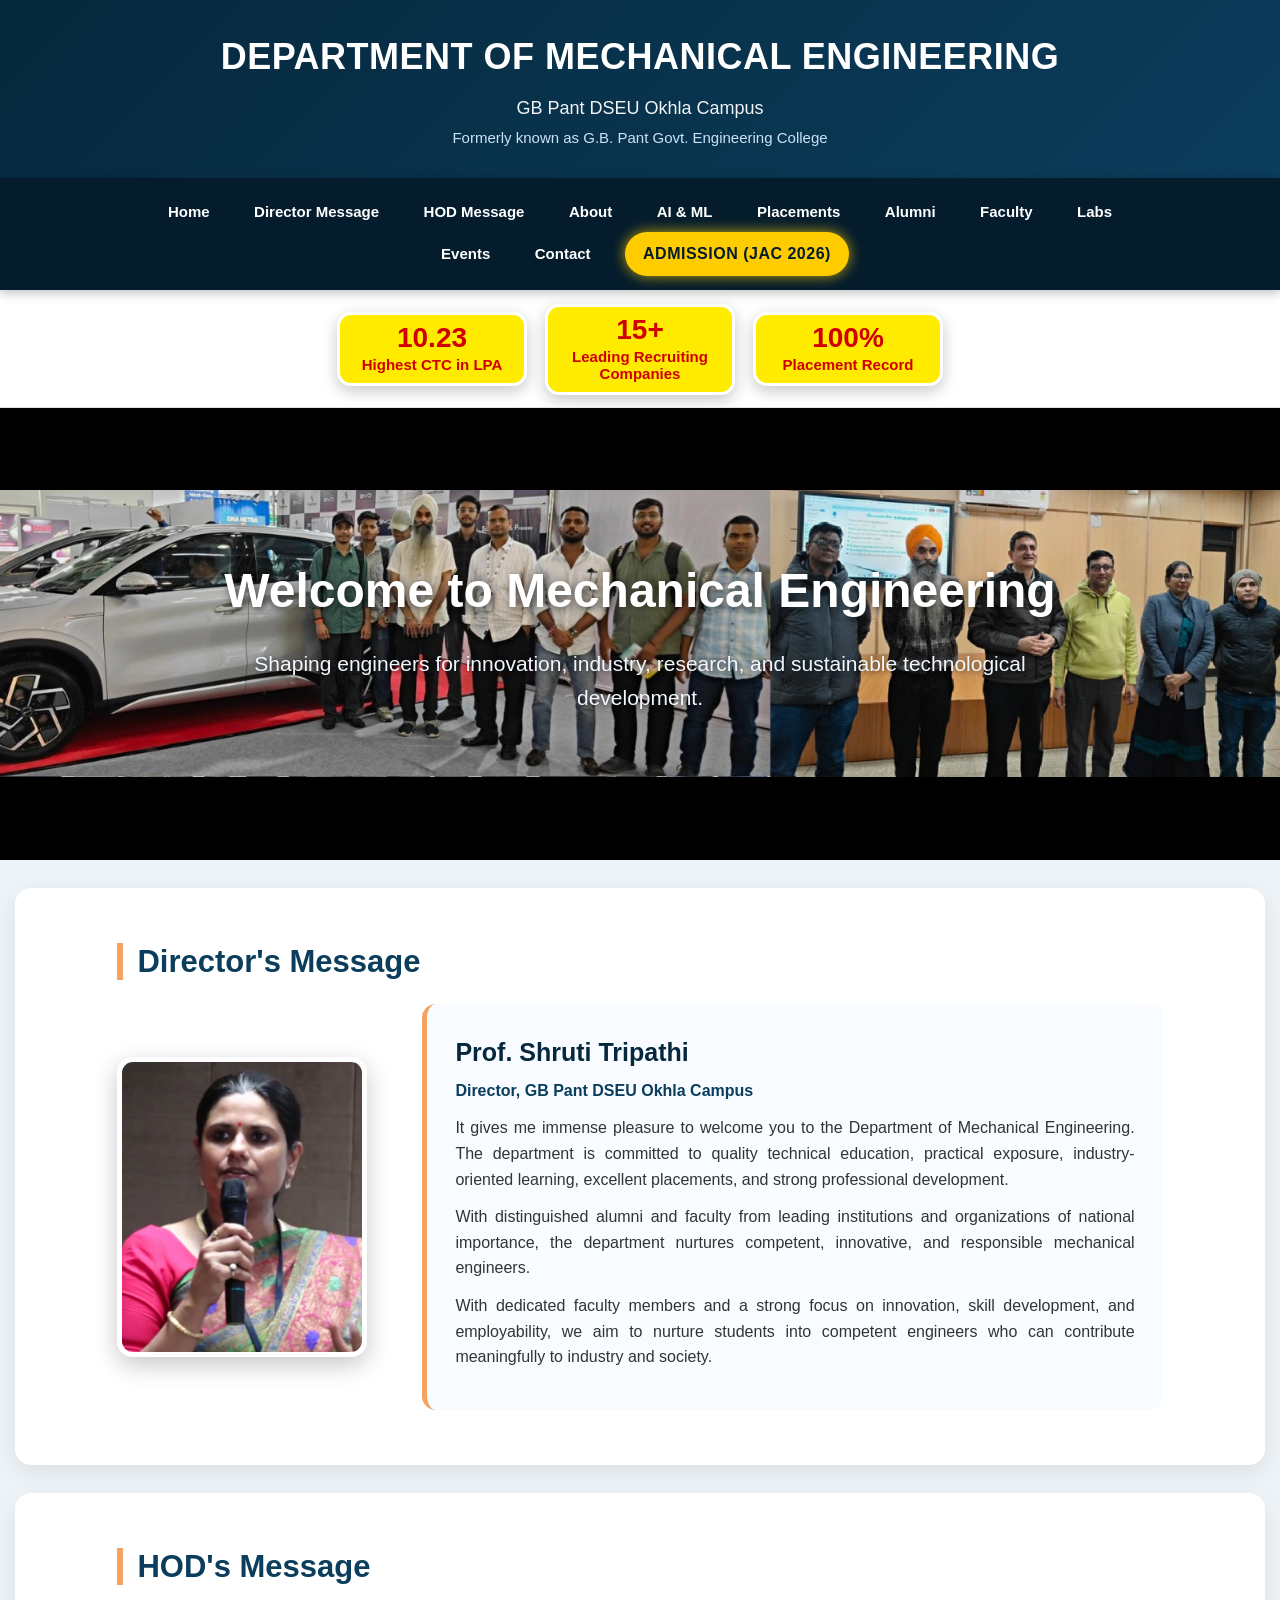
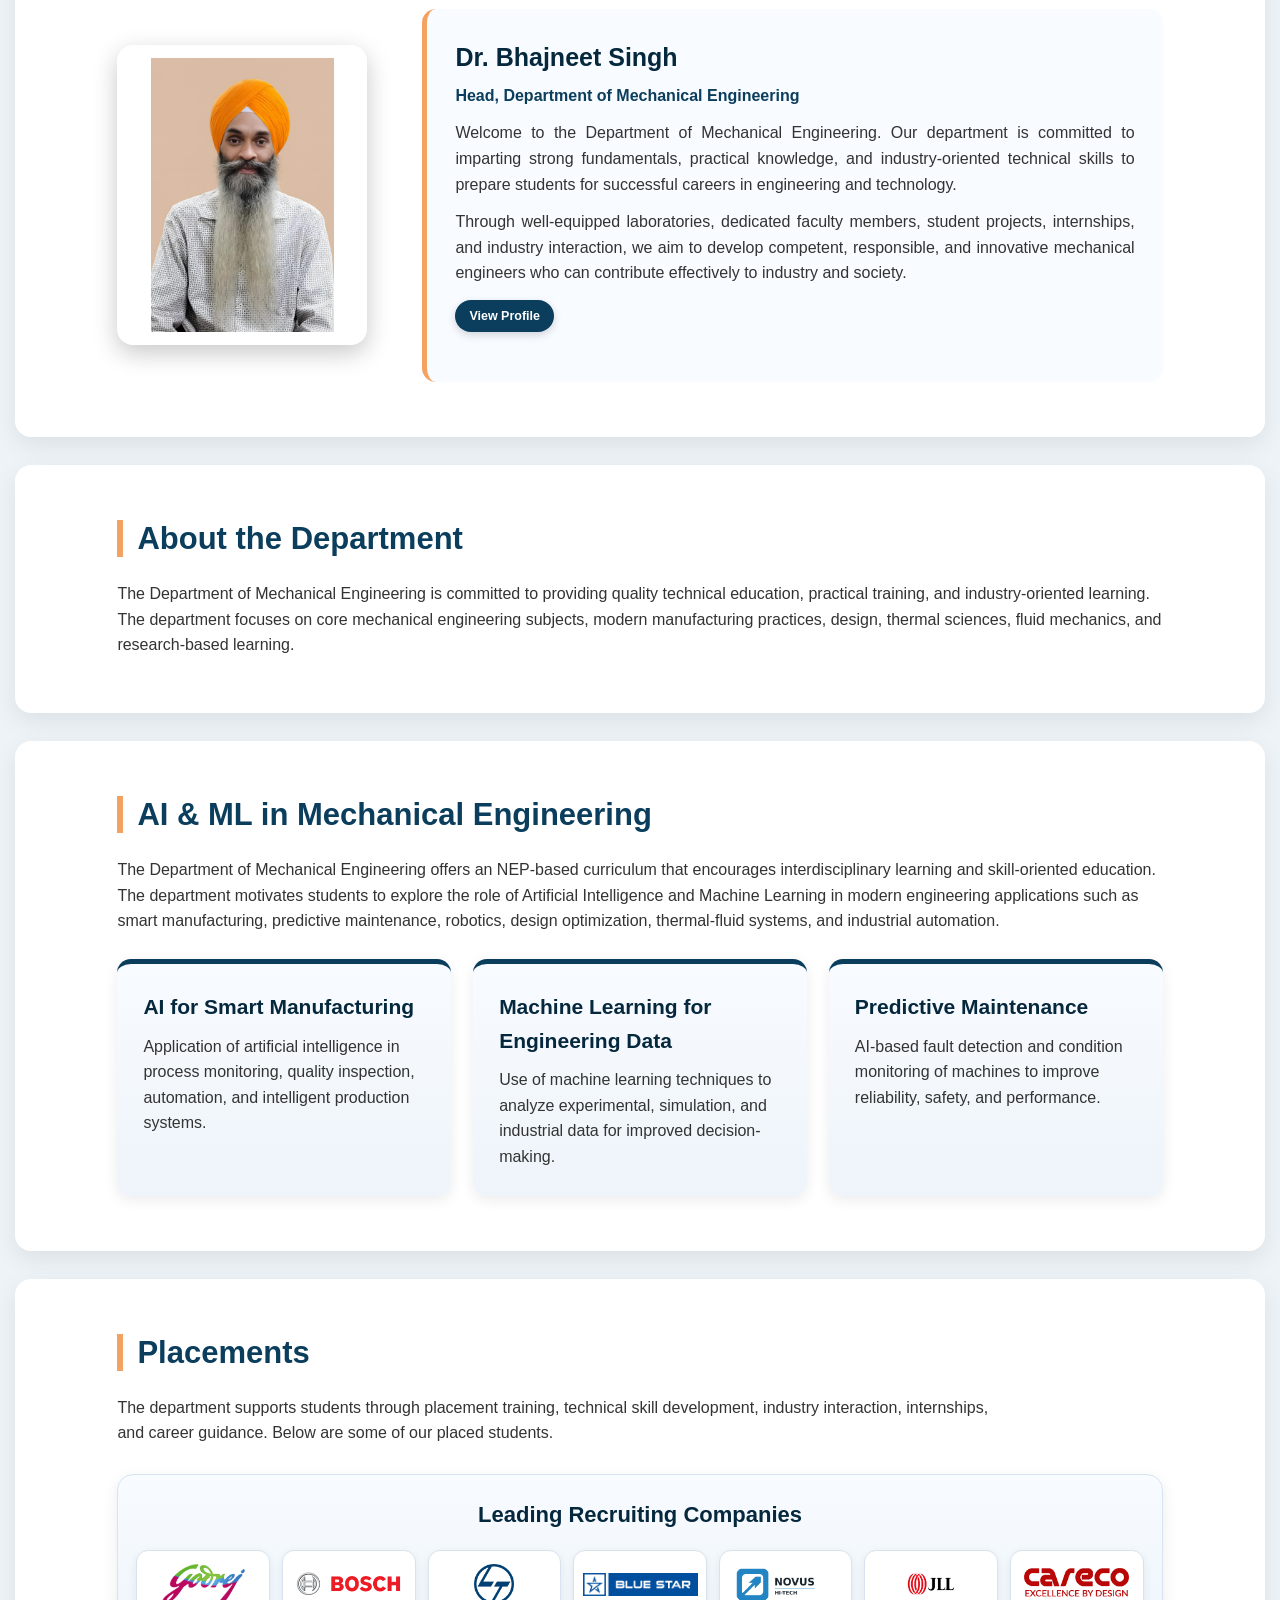
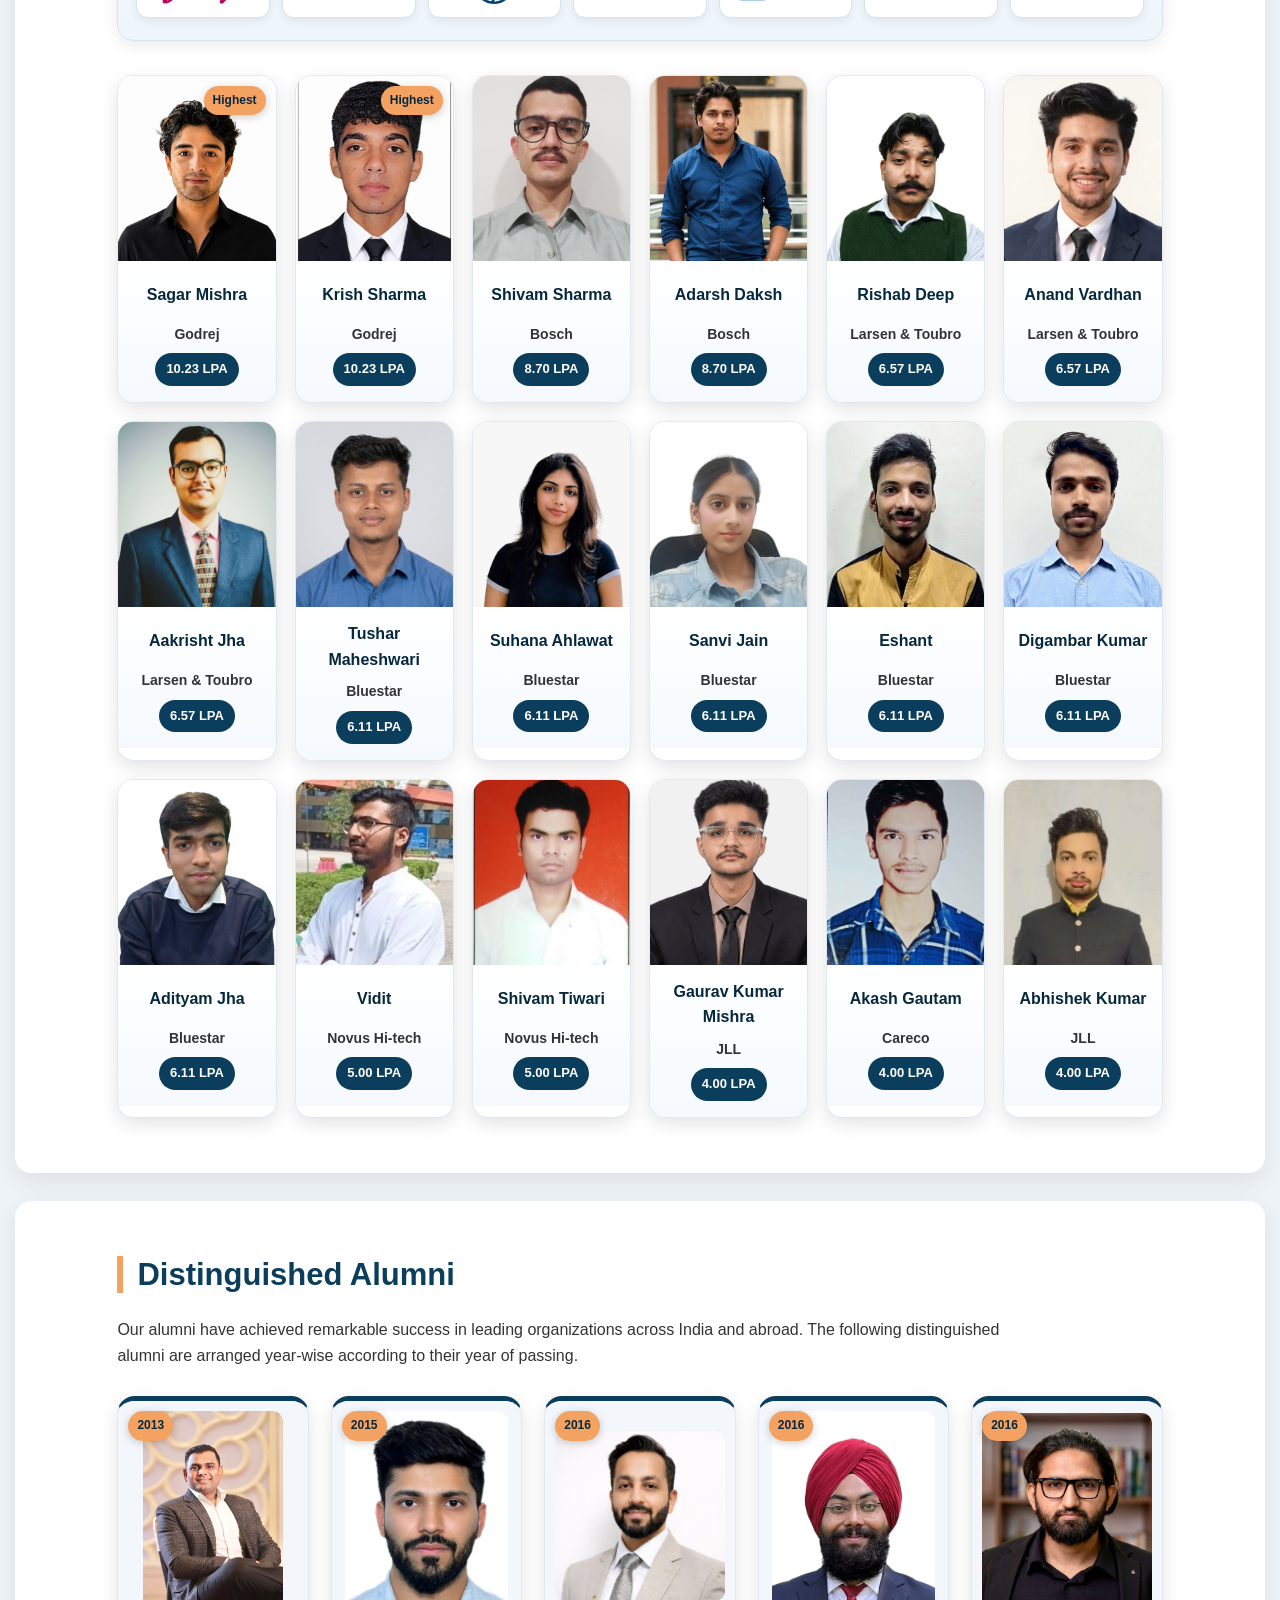
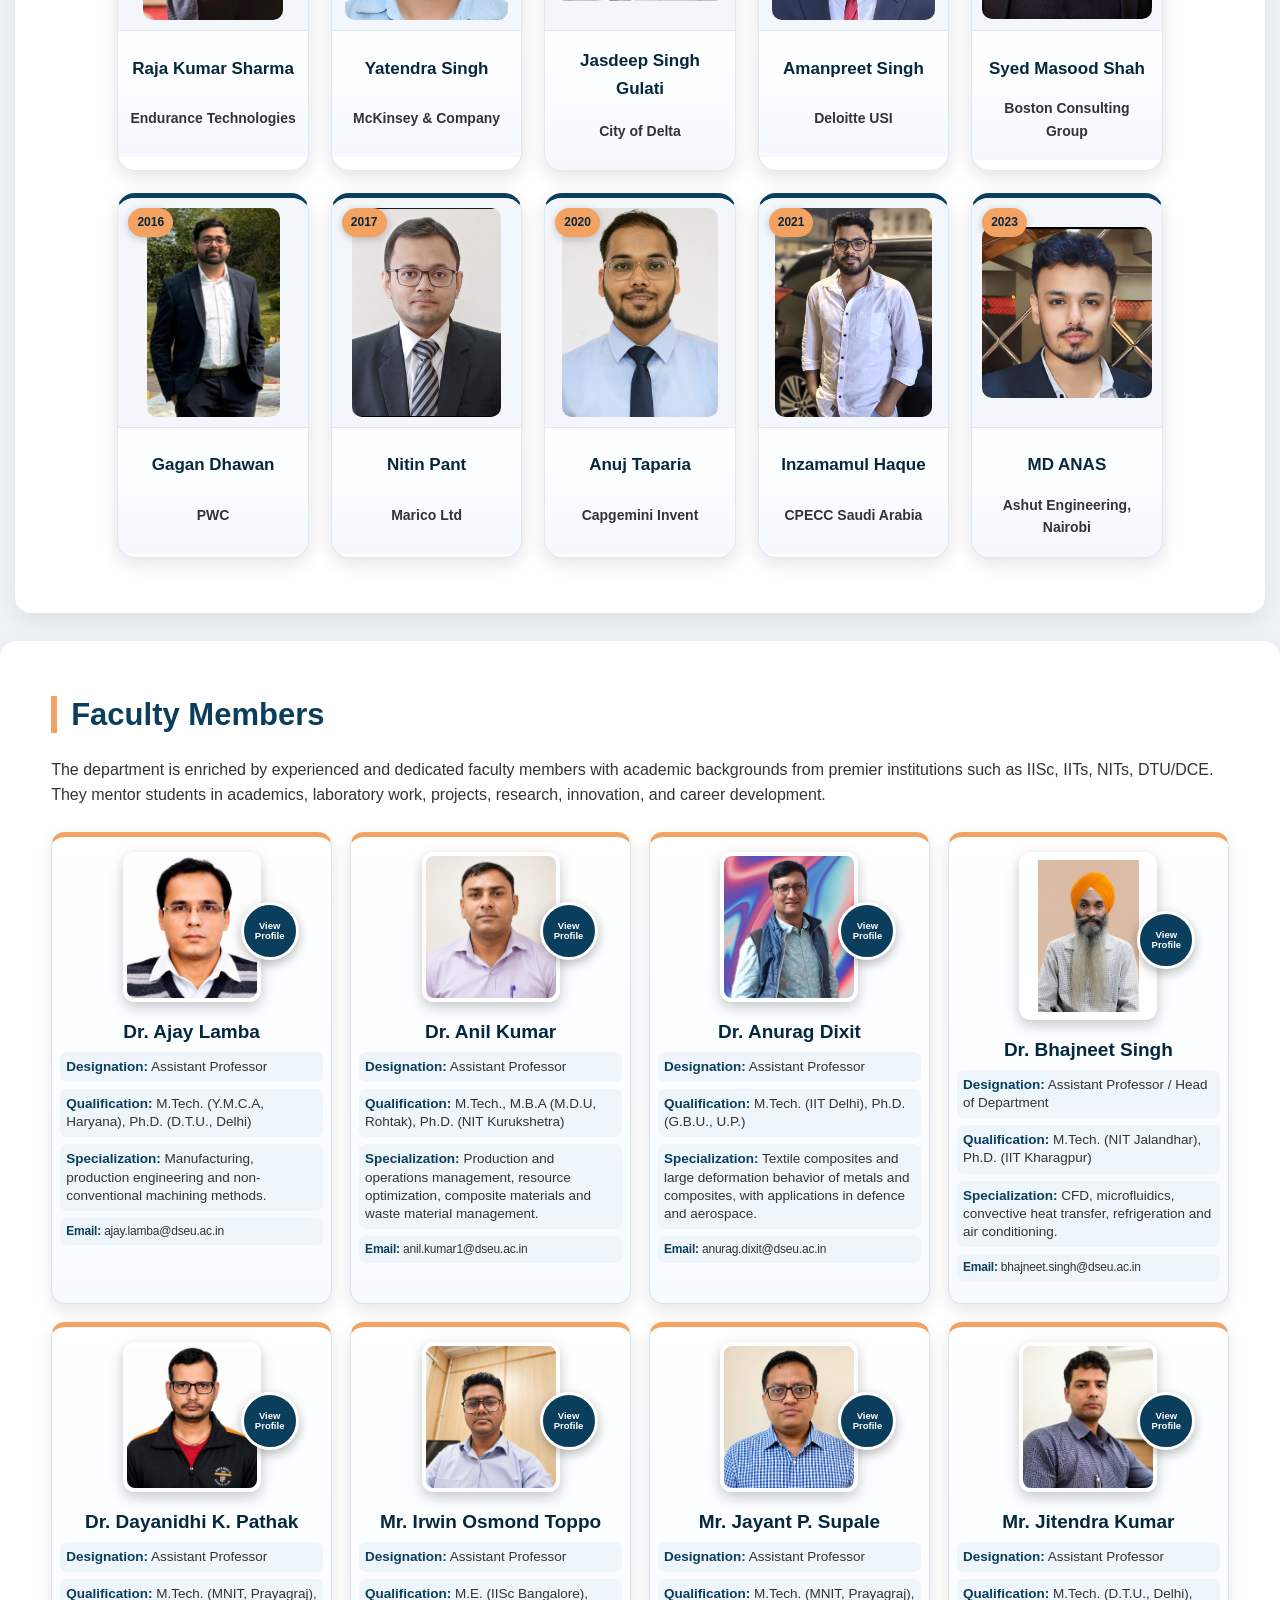
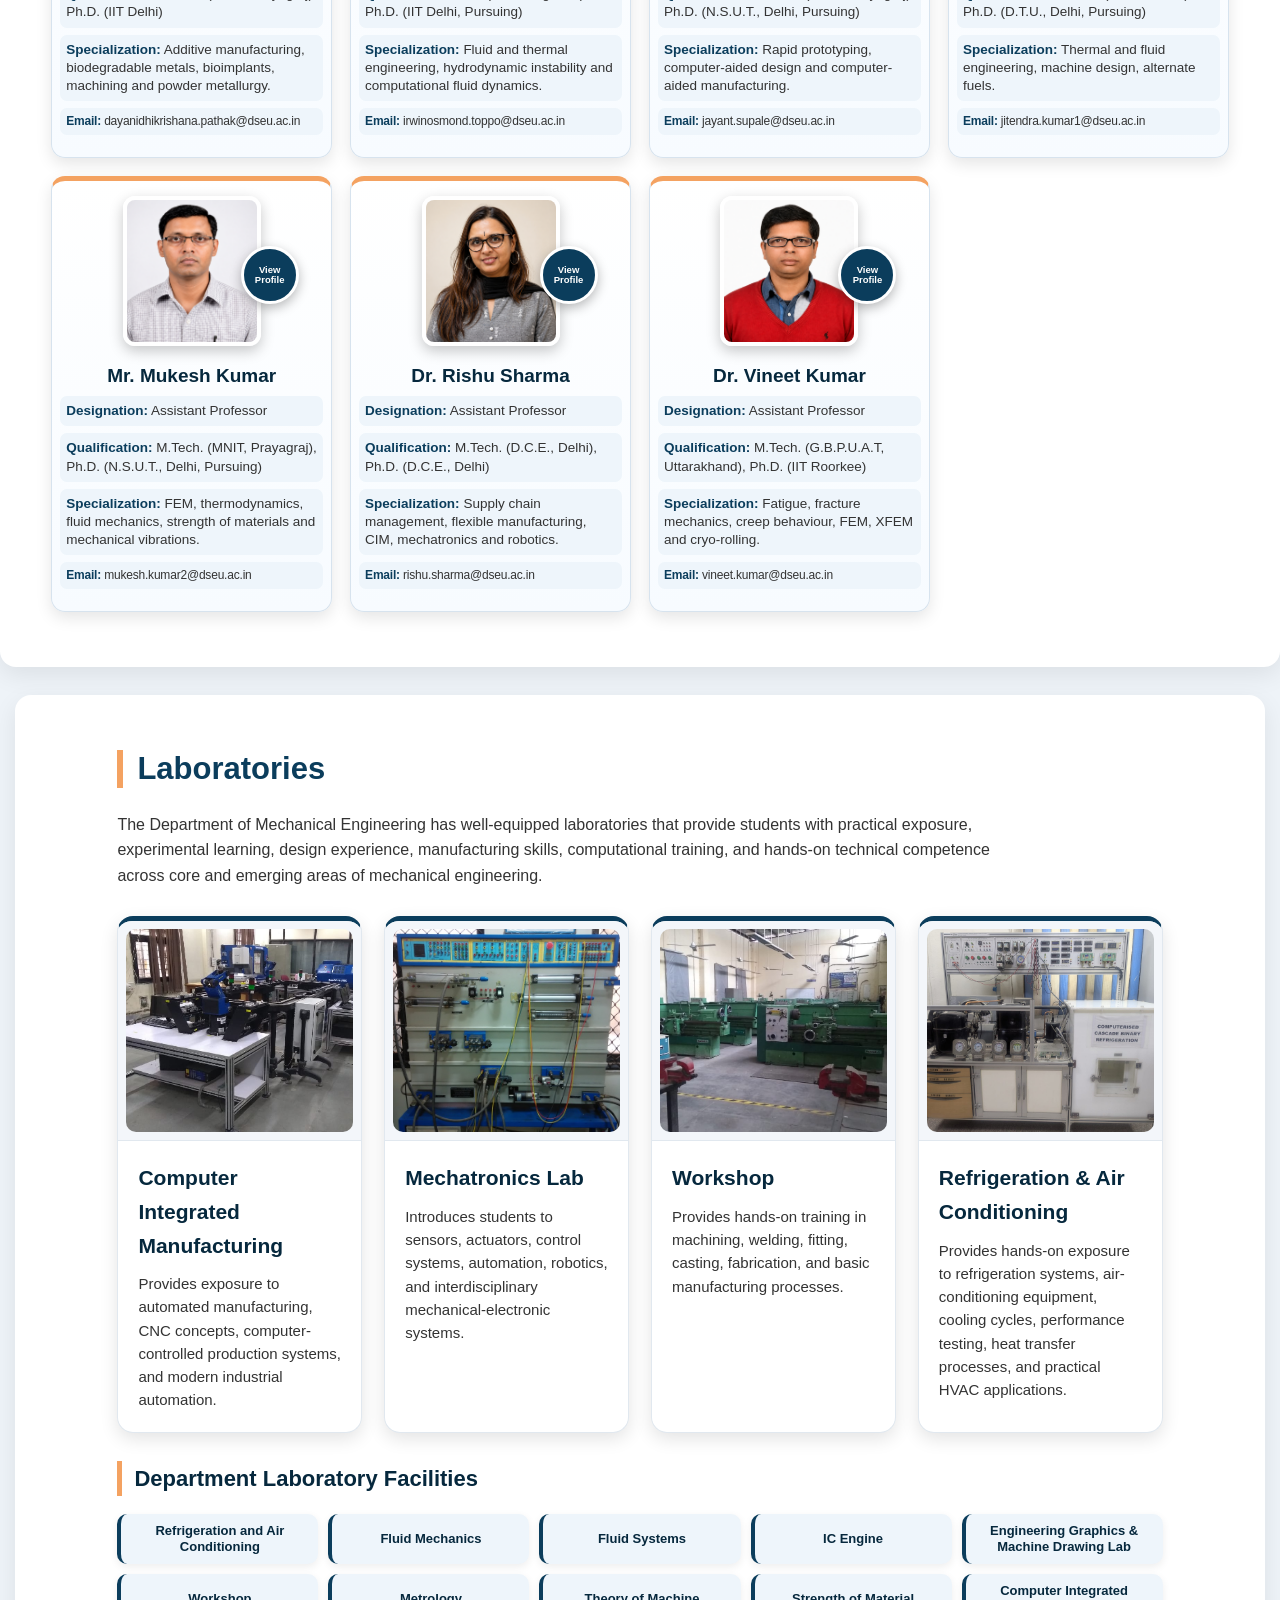
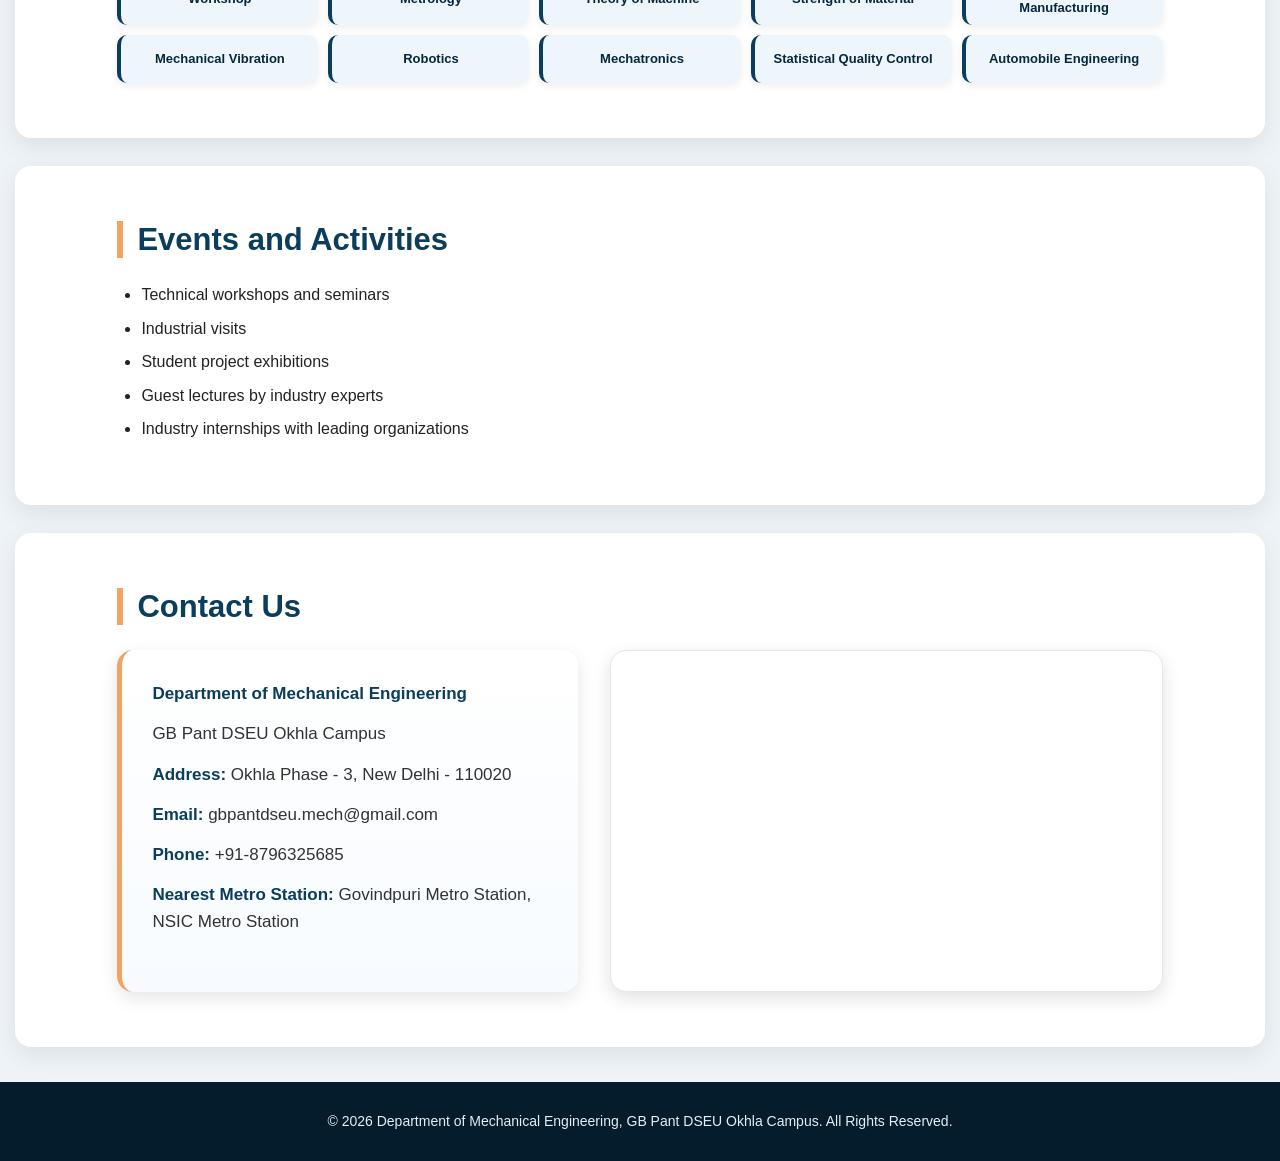
<file: index.html>
<!DOCTYPE html>
<html lang="en">
<head>
  <meta charset="UTF-8" />
  <meta name="viewport" content="width=device-width, initial-scale=1.0" />

  <title>Department of Mechanical Engineering</title>

  <link rel="stylesheet" href="style.css" />
</head>

<body>

  <header>
    <h1>Department of Mechanical Engineering</h1>
    <p>GB Pant DSEU Okhla Campus</p>
    <p>Formerly known as G.B. Pant Govt. Engineering College</p>
  </header>

  <nav>
    <a href="#home">Home</a>
    <a href="#director-message">Director Message</a>
    <a href="#hod-message">HOD Message</a>
    <a href="#about">About</a>
    <a href="#ai-ml">AI &amp; ML</a>
    <a href="#placements">Placements</a>
    <a href="#alumni">Alumni</a>
    <a href="#faculty">Faculty</a>
    <a href="#labs">Labs</a>
    <a href="#events">Events</a>
    <a href="#contact">Contact</a>
    <a href="https://jacdelhi.admissions.nic.in/" target="_blank" class="apply-now-link">Admission (JAC 2026)</a>
  </nav>


  <div class="hero-moving-stats" aria-label="Placement highlights">
    <div class="hero-stat-track">
      <div class="hero-moving-stat-box">
        <h3>10.23</h3>
        <p>Highest CTC in LPA</p>
      </div>

      <div class="hero-moving-stat-box">
        <h3>15+</h3>
        <p>Leading Recruiting Companies</p>
      </div>

      <div class="hero-moving-stat-box">
        <h3>100%</h3>
        <p>Placement Record</p>
      </div>
    </div>
  </div>

  <div class="hero" id="home">
    <div class="hero-slider">
      <img src="background_pics/mech1.jpeg" alt="Mechanical Engineering Background 1">
      <img src="background_pics/mech2.jpeg" alt="Mechanical Engineering Background 2">
      <img src="background_pics/mech3.jpeg" alt="Mechanical Engineering Background 3">
      <img src="background_pics/mech7.jpeg" alt="Mechanical Engineering Background 4">
      <img src="background_pics/mech5.jpeg" alt="Mechanical Engineering Background 5">
      <img src="background_pics/mech6.jpeg" alt="Mechanical Engineering Background 6">
      <img src="background_pics/mech4.jpeg" alt="Mechanical Engineering Background 7">
    </div>

    <div class="hero-content">
      <h2>Welcome to Mechanical Engineering</h2>
      <p>Shaping engineers for innovation, industry, research, and sustainable technological development.</p>
    </div>
  </div>

  <section id="director-message">
    <h2>Director's Message</h2>

    <div class="director-box">
      <img src="faculty_pics/shruti.jpeg" alt="Director Photo">

      <div class="director-message">
        <h3>Prof. Shruti Tripathi</h3>
        <p class="designation">Director, GB Pant DSEU Okhla Campus</p>

        <p>
          It gives me immense pleasure to welcome you to the Department of Mechanical Engineering.
          The department is committed to quality technical education, practical exposure, industry-oriented
          learning, excellent placements, and strong professional development.
        </p>

        <p>
          With distinguished alumni and faculty from leading institutions and organizations of national
          importance, the department nurtures competent, innovative, and responsible mechanical engineers.
        </p>

        <p>
          With dedicated faculty members and a strong focus on innovation,
          skill development, and employability, we aim to nurture students into competent engineers who
          can contribute meaningfully to industry and society.
        </p>
      </div>
    </div>
  </section>

  <section id="hod-message">
    <h2>HOD's Message</h2>

    <div class="hod-box">
      <img src="faculty_pics/bhajneet.jpeg" alt="HOD Photo" class="bhajneet-hod-photo">

      <div class="hod-message">
        <h3>Dr. Bhajneet Singh</h3>
        <p class="designation">Head, Department of Mechanical Engineering</p>

        <p>
          Welcome to the Department of Mechanical Engineering. Our department is committed to
          imparting strong fundamentals, practical knowledge, and industry-oriented technical skills
          to prepare students for successful careers in engineering and technology.
        </p>

        <p>
          Through well-equipped laboratories, dedicated faculty members, student projects, internships,
          and industry interaction, we aim to develop competent, responsible, and innovative mechanical
          engineers who can contribute effectively to industry and society.
        </p>

        <p>
          <a href="faculty_profile/bhajneet.html" class="view-profile-link">View Profile</a>
        </p>
      </div>
    </div>
  </section>

  <section id="about">
    <h2>About the Department</h2>

    <p>
      The Department of Mechanical Engineering is committed to providing quality technical education,
      practical training, and industry-oriented learning. The department focuses on core mechanical
      engineering subjects, modern manufacturing practices, design, thermal sciences, fluid mechanics,
      and research-based learning.
    </p>
  </section>

  <section id="ai-ml">
    <h2>AI &amp; ML in Mechanical Engineering</h2>

    <p>
      The Department of Mechanical Engineering offers an NEP-based curriculum that encourages interdisciplinary
      learning and skill-oriented education. The department motivates students to explore the role of Artificial
      Intelligence and Machine Learning in modern engineering applications such as smart manufacturing,
      predictive maintenance, robotics, design optimization, thermal-fluid systems, and industrial automation.
    </p>

    <div class="cards">
      <div class="card">
        <h3>AI for Smart Manufacturing</h3>
        <p>Application of artificial intelligence in process monitoring, quality inspection, automation, and intelligent production systems.</p>
      </div>

      <div class="card">
        <h3>Machine Learning for Engineering Data</h3>
        <p>Use of machine learning techniques to analyze experimental, simulation, and industrial data for improved decision-making.</p>
      </div>

      <div class="card">
        <h3>Predictive Maintenance</h3>
        <p>AI-based fault detection and condition monitoring of machines to improve reliability, safety, and performance.</p>
      </div>
    </div>
  </section>

  <section id="placements">
    <h2>Placements</h2>

    <p class="placement-intro">
      The department supports students through placement training, technical skill development,
      industry interaction, internships, and career guidance. Below are some of our placed students.
    </p>
    <div class="recruiters-section">
      <h3> Leading Recruiting Companies</h3>

      <div class="recruiter-logo-grid">

        <div class="recruiter-logo-card">
          <img src="company_logos/godrej.png" alt="Godrej Logo">
        </div>

        <div class="recruiter-logo-card">
          <img src="company_logos/bosch.png" alt="Bosch Logo">
        </div>

        <div class="recruiter-logo-card">
          <img src="company_logos/lnt.png" alt="Larsen and Toubro Logo">
        </div>

        <div class="recruiter-logo-card">
          <img src="company_logos/bluestar.png" alt="Blue Star Logo">
        </div>

        <div class="recruiter-logo-card">
          <img src="company_logos/novus.png" alt="Novus Hi-Tech Logo">
        </div>

        <div class="recruiter-logo-card">
          <img src="company_logos/jll.png" alt="JLL Logo">
        </div>

        <div class="recruiter-logo-card">
          <img src="company_logos/careco.png" alt="Careco Logo">
        </div>

      </div>
    </div>

    <div class="placement-grid">

      <div class="placement-card">
        <span class="top-badge">Highest</span>
        <img src="student_pics/sagar_mishra.jpg" alt="Sagar Mishra">
        <div class="placement-content">
          <h3>Sagar Mishra</h3>
          <p class="company">Godrej</p>
          <p class="ctc">10.23 LPA</p>
        </div>
      </div>

      <div class="placement-card">
        <span class="top-badge">Highest</span>
        <img src="student_pics/Krish_Sharma.jpg" alt="Krish Sharma">
        <div class="placement-content">
          <h3>Krish Sharma</h3>
          <p class="company">Godrej</p>
          <p class="ctc">10.23 LPA</p>
        </div>
      </div>

      <div class="placement-card">
        <img src="student_pics/SHIVAM SHARMA.jpg" alt="Shivam Sharma">
        <div class="placement-content">
          <h3>Shivam Sharma</h3>
          <p class="company">Bosch</p>
          <p class="ctc">8.70 LPA</p>
        </div>
      </div>

      <div class="placement-card">
        <img src="student_pics/Adarsh Daksh.jpg" alt="Adarsh Daksh">
        <div class="placement-content">
          <h3>Adarsh Daksh</h3>
          <p class="company">Bosch</p>
          <p class="ctc">8.70 LPA</p>
        </div>
      </div>

      <div class="placement-card">
        <img src="student_pics/Rishabh Deep.jpg" alt="Rishab Deep">
        <div class="placement-content">
          <h3>Rishab Deep</h3>
          <p class="company">Larsen &amp; Toubro</p>
          <p class="ctc">6.57 LPA</p>
        </div>
      </div>

      <div class="placement-card">
        <img src="student_pics/anand.jpeg" alt="Anand Vardhan">
        <div class="placement-content">
          <h3>Anand Vardhan</h3>
          <p class="company">Larsen &amp; Toubro</p>
          <p class="ctc">6.57 LPA</p>
        </div>
      </div>

      <div class="placement-card">
        <img src="student_pics/Aakrisht Jha.jpg" alt="Aakrisht Jha">
        <div class="placement-content">
          <h3>Aakrisht Jha</h3>
          <p class="company">Larsen &amp; Toubro</p>
          <p class="ctc">6.57 LPA</p>
        </div>
      </div>

      <div class="placement-card">
        <img src="student_pics/Tushar Maheshwari.png" alt="Tushar Maheshwari">
        <div class="placement-content">
          <h3>Tushar Maheshwari</h3>
          <p class="company">Bluestar</p>
          <p class="ctc">6.11 LPA</p>
        </div>
      </div>

      <div class="placement-card">
        <img src="student_pics/Suhana ahlawat_.jpg" alt="Suhana Ahlawat">
        <div class="placement-content">
          <h3>Suhana Ahlawat</h3>
          <p class="company">Bluestar</p>
          <p class="ctc">6.11 LPA</p>
        </div>
      </div>

      <div class="placement-card">
        <img src="student_pics/Sanvi jain.jpg" alt="Sanvi Jain">
        <div class="placement-content">
          <h3>Sanvi Jain</h3>
          <p class="company">Bluestar</p>
          <p class="ctc">6.11 LPA</p>
        </div>
      </div>

      <div class="placement-card">
        <img src="student_pics/eshant.jpg" alt="Eshant">
        <div class="placement-content">
          <h3>Eshant</h3>
          <p class="company">Bluestar</p>
          <p class="ctc">6.11 LPA</p>
        </div>
      </div>

      <div class="placement-card">
        <img src="student_pics/digambar.jpeg" alt="Digambar Kumar">
        <div class="placement-content">
          <h3>Digambar Kumar</h3>
          <p class="company">Bluestar</p>
          <p class="ctc">6.11 LPA</p>
        </div>
      </div>

      <div class="placement-card">
        <img src="student_pics/Adityam Jha.jpeg" alt="Adityam Jha">
        <div class="placement-content">
          <h3>Adityam Jha</h3>
          <p class="company">Bluestar</p>
          <p class="ctc">6.11 LPA</p>
        </div>
      </div>

      <div class="placement-card">
        <img src="student_pics/vidit.jpeg" alt="Vidit">
        <div class="placement-content">
          <h3>Vidit</h3>
          <p class="company">Novus Hi-tech</p>
          <p class="ctc">5.00 LPA</p>
        </div>
      </div>

      <div class="placement-card">
        <img src="student_pics/SHIVAM TIWARI.jpg" alt="Shivam Tiwari">
        <div class="placement-content">
          <h3>Shivam Tiwari</h3>
          <p class="company">Novus Hi-tech</p>
          <p class="ctc">5.00 LPA</p>
        </div>
      </div>

      <div class="placement-card">
        <img src="student_pics/Gaurav Kumar Mishra_.jpg" alt="Gaurav Kumar Mishra">
        <div class="placement-content">
          <h3>Gaurav Kumar Mishra</h3>
          <p class="company">JLL</p>
          <p class="ctc">4.00 LPA</p>
        </div>
      </div>

      <div class="placement-card">
        <img src="student_pics/akash_gautam.jpg" alt="Akash Gautam">
        <div class="placement-content">
          <h3>Akash Gautam</h3>
          <p class="company">Careco</p>
          <p class="ctc">4.00 LPA</p>
        </div>
      </div>

      <div class="placement-card">
        <img src="student_pics/Abhishek kumar .jpg" alt="Abhishek Kumar">
        <div class="placement-content">
          <h3>Abhishek Kumar</h3>
          <p class="company">JLL</p>
          <p class="ctc">4.00 LPA</p>
        </div>
      </div>

    </div>
  </section>

  <section id="alumni">
    <h2>Distinguished Alumni</h2>

    <p class="alumni-intro">
      Our alumni have achieved remarkable success in leading organizations across India and abroad.
      The following distinguished alumni are arranged year-wise according to their year of passing.
    </p>

    <div class="alumni-grid">

      <div class="alumni-card">
        <span class="alumni-rank">2013</span>
        <div class="alumni-photo-box">
          <img src="Distinguished_Alumni_Photos/raja.jpeg" alt="Raja Kumar Sharma">
        </div>
        <div class="alumni-content">
          <h3>Raja Kumar Sharma</h3>
          <p class="alumni-company">Endurance Technologies</p>
        </div>
      </div>

      <div class="alumni-card">
        <span class="alumni-rank">2015</span>
        <div class="alumni-photo-box">
          <img src="Distinguished_Alumni_Photos/yatin.jpeg" alt="Yatendra Singh">
        </div>
        <div class="alumni-content">
          <h3>Yatendra Singh</h3>
          <p class="alumni-company">McKinsey &amp; Company</p>
        </div>
      </div>

      <div class="alumni-card">
        <span class="alumni-rank">2016</span>
        <div class="alumni-photo-box">
          <img src="Distinguished_Alumni_Photos/Jasdeep.jpeg" alt="Jasdeep Singh Gulati">
        </div>
        <div class="alumni-content">
          <h3>Jasdeep Singh Gulati</h3>
          <p class="alumni-company">City of Delta</p>
        </div>
      </div>

      <div class="alumni-card">
        <span class="alumni-rank">2016</span>
        <div class="alumni-photo-box">
          <img src="Distinguished_Alumni_Photos/amanpreet.png" alt="Amanpreet Singh">
        </div>
        <div class="alumni-content">
          <h3>Amanpreet Singh</h3>
          <p class="alumni-company">Deloitte USI</p>
        </div>
      </div>

      <div class="alumni-card">
        <span class="alumni-rank">2016</span>
        <div class="alumni-photo-box">
          <img src="Distinguished_Alumni_Photos/masood.jpeg" alt="Syed Masood Shah">
        </div>
        <div class="alumni-content">
          <h3>Syed Masood Shah</h3>
          <p class="alumni-company">Boston Consulting Group</p>
        </div>
      </div>

      <div class="alumni-card">
        <span class="alumni-rank">2016</span>
        <div class="alumni-photo-box">
          <img src="Distinguished_Alumni_Photos/gagan.jpeg" alt="Gagan Dhawan">
        </div>
        <div class="alumni-content">
          <h3>Gagan Dhawan</h3>
          <p class="alumni-company">PWC</p>
        </div>
      </div>

      <div class="alumni-card">
        <span class="alumni-rank">2017</span>
        <div class="alumni-photo-box">
          <img src="Distinguished_Alumni_Photos/nitin.jpg" alt="Nitin Pant">
        </div>
        <div class="alumni-content">
          <h3>Nitin Pant</h3>
          <p class="alumni-company">Marico Ltd</p>
        </div>
      </div>

      <div class="alumni-card">
        <span class="alumni-rank">2020</span>
        <div class="alumni-photo-box">
          <img src="Distinguished_Alumni_Photos/anuj.jpeg" alt="Anuj Taparia">
        </div>
        <div class="alumni-content">
          <h3>Anuj Taparia</h3>
          <p class="alumni-company">Capgemini Invent</p>
        </div>
      </div>

      <div class="alumni-card">
        <span class="alumni-rank">2021</span>
        <div class="alumni-photo-box">
          <img src="Distinguished_Alumni_Photos/Inzamamul.jpg" alt="Inzamamul Haque">
        </div>
        <div class="alumni-content">
          <h3>Inzamamul Haque</h3>
          <p class="alumni-company">CPECC Saudi Arabia</p>
        </div>
      </div>

      <div class="alumni-card">
        <span class="alumni-rank">2023</span>
        <div class="alumni-photo-box">
          <img src="Distinguished_Alumni_Photos/Anas.jpg" alt="MD ANAS">
        </div>
        <div class="alumni-content">
          <h3>MD ANAS</h3>
          <p class="alumni-company">Ashut Engineering, Nairobi</p>
        </div>
      </div>

    </div>
  </section>

  <section id="faculty">
    <h2>Faculty Members</h2>

    <p>
      The department is enriched by experienced and dedicated faculty members with academic backgrounds
      from premier institutions such as IISc, IITs, NITs, DTU/DCE. They mentor students in academics,
      laboratory work, projects, research, innovation, and career development.
    </p>

    <div class="faculty-grid">

      <div class="faculty-card">
        <div class="faculty-photo-wrap">
          <img src="faculty_pics/ajay.png" alt="Dr. Ajay Lamba">
          <a href="faculty_profile/ajay.html" class="profile-round-button">View<br>Profile</a>
        </div>
        <h3>Dr. Ajay Lamba</h3>
        <p><strong>Designation:</strong> Assistant Professor</p>
        <p><strong>Qualification:</strong> M.Tech. (Y.M.C.A, Haryana), Ph.D. (D.T.U., Delhi)</p>
        <p><strong>Specialization:</strong> Manufacturing, production engineering and non-conventional machining methods.</p>
        <p><strong>Email:</strong> ajay.lamba@dseu.ac.in</p>
      </div>

      <div class="faculty-card">
        <div class="faculty-photo-wrap">
          <img src="faculty_pics/anil.png" alt="Dr. Anil Kumar">
          <a href="faculty_profile/anil.html" class="profile-round-button">View<br>Profile</a>
        </div>
        <h3>Dr. Anil Kumar</h3>
        <p><strong>Designation:</strong> Assistant Professor</p>
        <p><strong>Qualification:</strong> M.Tech., M.B.A (M.D.U, Rohtak), Ph.D. (NIT Kurukshetra)</p>
        <p><strong>Specialization:</strong> Production and operations management, resource optimization, composite materials and waste material management.</p>
        <p><strong>Email:</strong> anil.kumar1@dseu.ac.in</p>
      </div>

      <div class="faculty-card">
        <div class="faculty-photo-wrap">
          <img src="faculty_pics/anurag.jpg" alt="Dr. Anurag Dixit">
          <a href="faculty_profile/anurag.html" class="profile-round-button">View<br>Profile</a>
        </div>
        <h3>Dr. Anurag Dixit</h3>
        <p><strong>Designation:</strong> Assistant Professor</p>
        <p><strong>Qualification:</strong> M.Tech. (IIT Delhi), Ph.D. (G.B.U., U.P.)</p>
        <p><strong>Specialization:</strong> Textile composites and large deformation behavior of metals and composites, with applications in defence and aerospace.</p>
        <p><strong>Email:</strong> anurag.dixit@dseu.ac.in</p>
      </div>

      <div class="faculty-card">
        <div class="faculty-photo-wrap">
          <img src="faculty_pics/bhajneet.jpeg" alt="Dr. Bhajneet Singh" class="faculty-zoom-out">
          <a href="faculty_profile/bhajneet.html" class="profile-round-button">View<br>Profile</a>
        </div>
        <h3>Dr. Bhajneet Singh</h3>
        <p><strong>Designation:</strong> Assistant Professor / Head of Department</p>
        <p><strong>Qualification:</strong> M.Tech. (NIT Jalandhar), Ph.D. (IIT Kharagpur)</p>
        <p><strong>Specialization:</strong> CFD, microfluidics, convective heat transfer, refrigeration and air conditioning.</p>
        <p><strong>Email:</strong> bhajneet.singh@dseu.ac.in</p>
      </div>

      <div class="faculty-card">
        <div class="faculty-photo-wrap">
          <img src="faculty_pics/dayanidhi.png" alt="Dr. Dayanidhi K. Pathak">
          <a href="faculty_profile/dayanidhi.html" class="profile-round-button">View<br>Profile</a>
        </div>
        <h3>Dr. Dayanidhi K. Pathak</h3>
        <p><strong>Designation:</strong> Assistant Professor</p>
        <p><strong>Qualification:</strong> M.Tech. (MNIT, Prayagraj), Ph.D. (IIT Delhi)</p>
        <p><strong>Specialization:</strong> Additive manufacturing, biodegradable metals, bioimplants, machining and powder metallurgy.</p>
        <p><strong>Email:</strong> dayanidhikrishana.pathak@dseu.ac.in</p>
      </div>

      <div class="faculty-card">
        <div class="faculty-photo-wrap">
          <img src="faculty_pics/irwin.jpeg" alt="Mr. Irwin Osmond Toppo">
          <a href="faculty_profile/irwin.html" class="profile-round-button">View<br>Profile</a>
        </div>
        <h3>Mr. Irwin Osmond Toppo</h3>
        <p><strong>Designation:</strong> Assistant Professor</p>
        <p><strong>Qualification:</strong> M.E. (IISc Bangalore), Ph.D. (IIT Delhi, Pursuing)</p>
        <p><strong>Specialization:</strong> Fluid and thermal engineering, hydrodynamic instability and computational fluid dynamics.</p>
        <p><strong>Email:</strong> irwinosmond.toppo@dseu.ac.in</p>
      </div>

      <div class="faculty-card">
        <div class="faculty-photo-wrap">
          <img src="faculty_pics/jayant.png" alt="Mr. Jayant P. Supale">
          <a href="faculty_profile/jayant.html" class="profile-round-button">View<br>Profile</a>
        </div>
        <h3>Mr. Jayant P. Supale</h3>
        <p><strong>Designation:</strong> Assistant Professor</p>
        <p><strong>Qualification:</strong> M.Tech. (MNIT, Prayagraj), Ph.D. (N.S.U.T., Delhi, Pursuing)</p>
        <p><strong>Specialization:</strong> Rapid prototyping, computer-aided design and computer-aided manufacturing.</p>
        <p><strong>Email:</strong> jayant.supale@dseu.ac.in</p>
      </div>

      <div class="faculty-card">
        <div class="faculty-photo-wrap">
          <img src="faculty_pics/jitender.png" alt="Mr. Jitendra Kumar">
          <a href="faculty_profile/jitendra.html" class="profile-round-button">View<br>Profile</a>
        </div>
        <h3>Mr. Jitendra Kumar</h3>
        <p><strong>Designation:</strong> Assistant Professor</p>
        <p><strong>Qualification:</strong> M.Tech. (D.T.U., Delhi), Ph.D. (D.T.U., Delhi, Pursuing)</p>
        <p><strong>Specialization:</strong> Thermal and fluid engineering, machine design, alternate fuels.</p>
        <p><strong>Email:</strong> jitendra.kumar1@dseu.ac.in</p>
      </div>

      <div class="faculty-card">
        <div class="faculty-photo-wrap">
          <img src="faculty_pics/mukesh.png" alt="Mr. Mukesh Kumar">
          <a href="faculty_profile/mukesh.html" class="profile-round-button">View<br>Profile</a>
        </div>
        <h3>Mr. Mukesh Kumar</h3>
        <p><strong>Designation:</strong> Assistant Professor</p>
        <p><strong>Qualification:</strong> M.Tech. (MNIT, Prayagraj), Ph.D. (N.S.U.T., Delhi, Pursuing)</p>
        <p><strong>Specialization:</strong> FEM, thermodynamics, fluid mechanics, strength of materials and mechanical vibrations.</p>
        <p><strong>Email:</strong> mukesh.kumar2@dseu.ac.in</p>
      </div>

      <div class="faculty-card">
        <div class="faculty-photo-wrap">
          <img src="faculty_pics/rishu.png" alt="Dr. Rishu Sharma">
          <a href="faculty_profile/rishu.html" class="profile-round-button">View<br>Profile</a>
        </div>
        <h3>Dr. Rishu Sharma</h3>
        <p><strong>Designation:</strong> Assistant Professor</p>
        <p><strong>Qualification:</strong> M.Tech. (D.C.E., Delhi), Ph.D. (D.C.E., Delhi)</p>
        <p><strong>Specialization:</strong> Supply chain management, flexible manufacturing, CIM, mechatronics and robotics.</p>
        <p><strong>Email:</strong> rishu.sharma@dseu.ac.in</p>
      </div>

      <div class="faculty-card">
        <div class="faculty-photo-wrap">
          <img src="faculty_pics/vineet.png" alt="Dr. Vineet Kumar">
          <a href="faculty_profile/vineet.html" class="profile-round-button">View<br>Profile</a>
        </div>
        <h3>Dr. Vineet Kumar</h3>
        <p><strong>Designation:</strong> Assistant Professor</p>
        <p><strong>Qualification:</strong> M.Tech. (G.B.P.U.A.T, Uttarakhand), Ph.D. (IIT Roorkee)</p>
        <p><strong>Specialization:</strong> Fatigue, fracture mechanics, creep behaviour, FEM, XFEM and cryo-rolling.</p>
        <p><strong>Email:</strong> vineet.kumar@dseu.ac.in</p>
      </div>

    </div>
  </section>

  <section id="labs">
    <h2>Laboratories</h2>

    <p class="lab-intro">
      The Department of Mechanical Engineering has well-equipped laboratories that provide students with
      practical exposure, experimental learning, design experience, manufacturing skills, computational
      training, and hands-on technical competence across core and emerging areas of mechanical engineering.
    </p>

    <div class="lab-feature-grid">

      <div class="lab-card">
        <div class="lab-photo-box">
          <img src="./lab_pics/cim.png" alt="Computer Integrated Manufacturing Lab">
        </div>
        <div class="lab-content">
          <h3>Computer Integrated Manufacturing</h3>
          <p>
            Provides exposure to automated manufacturing, CNC concepts, computer-controlled production
            systems, and modern industrial automation.
          </p>
        </div>
      </div>

      <div class="lab-card">
        <div class="lab-photo-box">
          <img src="./lab_pics/mechatronics.png" alt="Mechatronics Lab">
        </div>
        <div class="lab-content">
          <h3>Mechatronics Lab</h3>
          <p>
            Introduces students to sensors, actuators, control systems, automation, robotics,
            and interdisciplinary mechanical-electronic systems.
          </p>
        </div>
      </div>

      <div class="lab-card">
        <div class="lab-photo-box">
          <img src="./lab_pics/workshop.png" alt="Workshop Lab">
        </div>
        <div class="lab-content">
          <h3>Workshop</h3>
          <p>
            Provides hands-on training in machining, welding, fitting, casting, fabrication,
            and basic manufacturing processes.
          </p>
        </div>
      </div>

      <div class="lab-card">
        <div class="lab-photo-box">
          <img src="./lab_pics/refrigeration.jpeg" alt="Refrigeration and Air Conditioning Lab">
        </div>
        <div class="lab-content">
          <h3>Refrigeration &amp; Air Conditioning</h3>
          <p>
            Provides hands-on exposure to refrigeration systems, air-conditioning equipment,
            cooling cycles, performance testing, heat transfer processes, and practical HVAC applications.
          </p>
        </div>
      </div>

    </div>

    <h3 class="lab-list-title">Department Laboratory Facilities</h3>

    <div class="lab-list-grid">
      <div class="lab-list-item">Refrigeration and Air Conditioning</div>
      <div class="lab-list-item">Fluid Mechanics</div>
      <div class="lab-list-item">Fluid Systems</div>
      <div class="lab-list-item">IC Engine</div>
      <div class="lab-list-item">Engineering Graphics &amp; Machine Drawing Lab</div>
      <div class="lab-list-item">Workshop</div>
      <div class="lab-list-item">Metrology</div>
      <div class="lab-list-item">Theory of Machine</div>
      <div class="lab-list-item">Strength of Material</div>
      <div class="lab-list-item">Computer Integrated Manufacturing</div>
      <div class="lab-list-item">Mechanical Vibration</div>
      <div class="lab-list-item">Robotics</div>
      <div class="lab-list-item">Mechatronics</div>
      <div class="lab-list-item">Statistical Quality Control</div>
      <div class="lab-list-item">Automobile Engineering</div>
    </div>
  </section>

  <section id="events">
    <h2>Events and Activities</h2>

    <ul>
      <li>Technical workshops and seminars</li>
      <li>Industrial visits</li>
      <li>Student project exhibitions</li>
      <li>Guest lectures by industry experts</li>
      <li>Industry internships with leading organizations</li>
    </ul>
  </section>

  <section id="contact">
    <h2>Contact Us</h2>

    <div class="contact-container">

      <div class="contact-info">
        <p><strong>Department of Mechanical Engineering</strong></p>
        <p>GB Pant DSEU Okhla Campus</p>
        <p><strong>Address:</strong> Okhla Phase - 3, New Delhi - 110020</p>
        <p><strong>Email:</strong> gbpantdseu.mech@gmail.com</p>
        <p><strong>Phone:</strong> +91-8796325685</p>
        <p><strong>Nearest Metro Station:</strong> Govindpuri Metro Station, NSIC Metro Station</p>
      </div>

      <div class="map-box">
        <iframe
          src="https://www.google.com/maps?q=G.B.%20Pant%20DSEU%20Okhla%20Campus%20Okhla%20Phase%203%20New%20Delhi%20110020&output=embed"
          width="100%"
          height="320"
          style="border:0;"
          allowfullscreen=""
          loading="lazy"
          referrerpolicy="no-referrer-when-downgrade">
        </iframe>
      </div>

    </div>
  </section>

  <footer>
    <p>&copy; 2026 Department of Mechanical Engineering, GB Pant DSEU Okhla Campus. All Rights Reserved.</p>
  </footer>

</body>
</html>
</file>
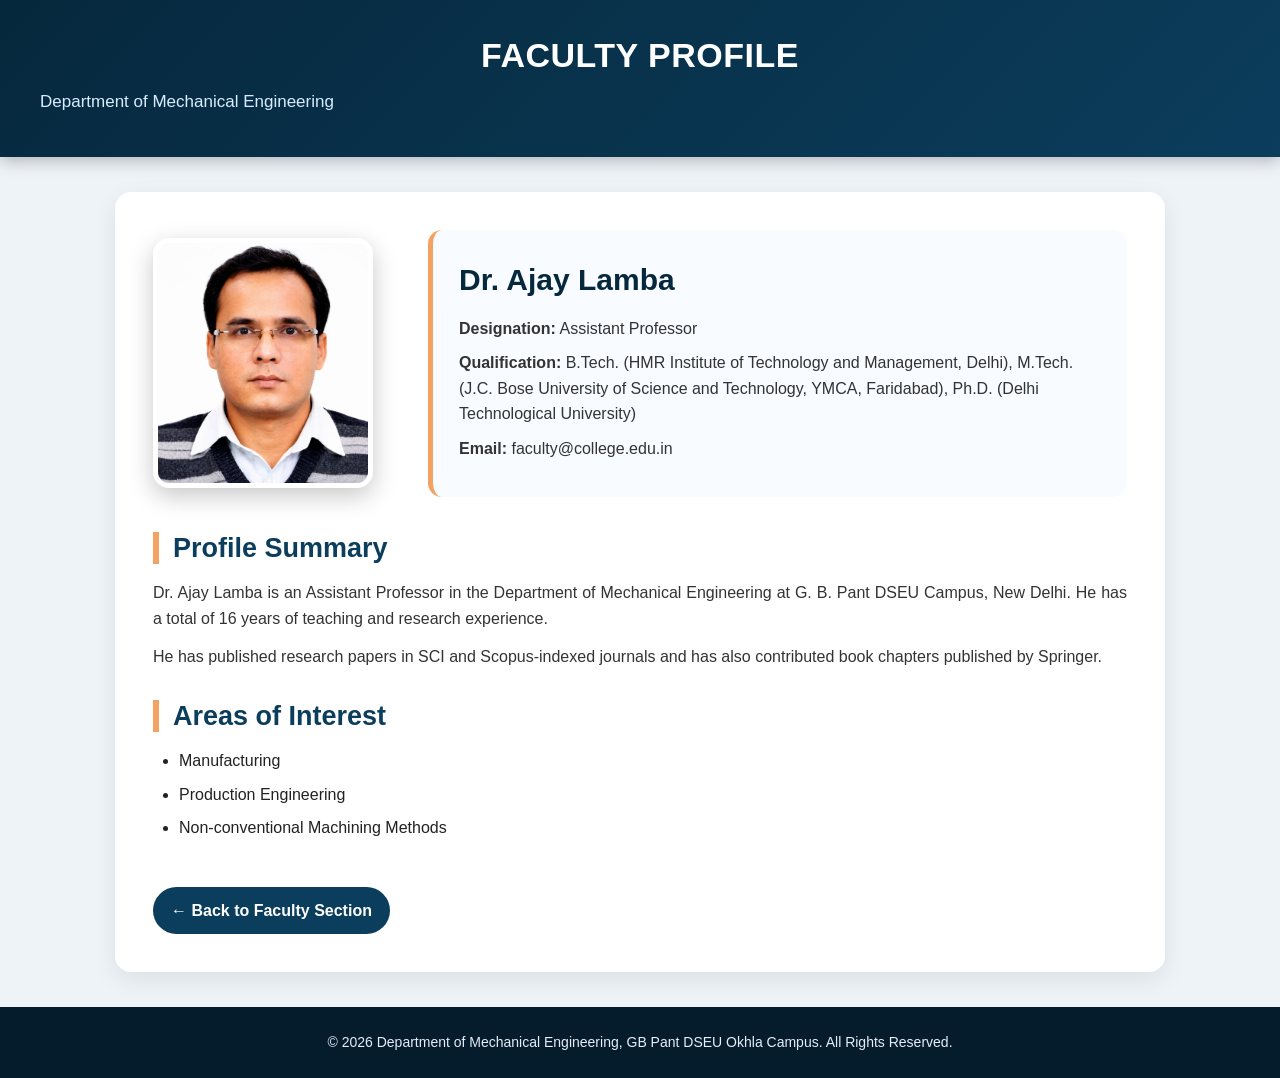
<file: faculty_profile/ajay.html>
<!DOCTYPE html>
<html lang="en">
<head>
  <meta charset="UTF-8" />
  <meta name="viewport" content="width=device-width, initial-scale=1.0" />

  <title>Dr. Ajay Lamba - Faculty Profile</title>

  <style>
    * {
      margin: 0;
      padding: 0;
      box-sizing: border-box;
      font-family: Arial, Helvetica, sans-serif;
    }

    html {
      scroll-behavior: smooth;
    }

    body {
      background: #eef3f8;
      color: #222;
      line-height: 1.6;
    }

    header {
      background: linear-gradient(135deg, #06283d, #0b3d5c);
      color: white;
      padding: 28px 40px;
      text-align: center;
      box-shadow: 0 4px 15px rgba(0,0,0,0.25);
    }

    header h1 {
      font-size: 34px;
      letter-spacing: 0.5px;
      margin-bottom: 6px;
      text-transform: uppercase;
    }

    header p {
      font-size: 17px;
      color: #d9ecff;
    }

    .profile-container {
      max-width: 1050px;
      margin: 35px auto;
      background: white;
      padding: 38px;
      border-radius: 16px;
      box-shadow: 0 8px 25px rgba(0,0,0,0.08);
    }

    .profile-top {
      display: grid;
      grid-template-columns: 240px 1fr;
      gap: 35px;
      align-items: center;
      margin-bottom: 35px;
    }

    .profile-top img {
      width: 220px;
      height: 250px;
      object-fit: cover;
      border-radius: 16px;
      border: 5px solid #ffffff;
      box-shadow: 0 8px 24px rgba(0,0,0,0.22);
      background: #f0f4f8;
    }

    .profile-info {
      background: #f8fbff;
      padding: 26px;
      border-radius: 14px;
      border-left: 5px solid #f4a261;
    }

    .profile-info h1 {
      color: #06283d;
      font-size: 30px;
      margin-bottom: 12px;
    }

    .profile-info p {
      margin-bottom: 9px;
      text-align: left;
    }

    h2 {
      color: #0b3d5c;
      border-left: 6px solid #f4a261;
      padding-left: 14px;
      margin-top: 30px;
      margin-bottom: 16px;
      font-size: 27px;
      line-height: 1.2;
    }

    p {
      text-align: justify;
      margin-bottom: 13px;
      color: #333;
    }

    ul {
      margin-left: 26px;
      margin-bottom: 18px;
    }

    li {
      margin-bottom: 8px;
    }

    .back-link {
      display: inline-block;
      margin-top: 28px;
      padding: 11px 18px;
      background: #0b3d5c;
      color: white;
      text-decoration: none;
      border-radius: 25px;
      font-weight: bold;
      transition: all 0.3s ease;
    }

    .back-link:hover {
      background: #f4a261;
      color: #06283d;
    }

    footer {
      background: #041c2c;
      color: white;
      text-align: center;
      padding: 24px;
      margin-top: 35px;
    }

    footer p {
      color: #e6eef6;
      text-align: center;
      margin: 0;
      font-size: 14px;
    }

    @media (max-width: 768px) {
      header h1 {
        font-size: 25px;
      }

      header p {
        font-size: 15px;
      }

      .profile-container {
        padding: 28px 22px;
        margin: 22px 12px;
      }

      .profile-top {
        grid-template-columns: 1fr;
        text-align: center;
      }

      .profile-top img {
        margin: auto;
      }

      .profile-info {
        text-align: left;
      }

      p {
        text-align: left;
      }
    }
  </style>
</head>

<body>

  <header>
    <h1>Faculty Profile</h1>
    <p>Department of Mechanical Engineering</p>
  </header>

  <div class="profile-container">

    <div class="profile-top">
      <img src="../faculty_pics/ajay.png" alt="Dr. Ajay Lamba">

      <div class="profile-info">
        <h1>Dr. Ajay Lamba</h1>
        <p><strong>Designation:</strong> Assistant Professor</p>
        <p>
          <strong>Qualification:</strong>
          B.Tech. (HMR Institute of Technology and Management, Delhi),
          M.Tech. (J.C. Bose University of Science and Technology, YMCA, Faridabad),
          Ph.D. (Delhi Technological University)
        </p>
        <p><strong>Email:</strong> faculty@college.edu.in</p>
      </div>
    </div>

    <h2>Profile Summary</h2>

    <p>
      Dr. Ajay Lamba is an Assistant Professor in the Department of Mechanical Engineering
      at G. B. Pant DSEU Campus, New Delhi. He has a total of 16 years of teaching and
      research experience.
    </p>

    <p>
      He has published research papers in SCI and Scopus-indexed journals and has also
      contributed book chapters published by Springer.
    </p>

    <h2>Areas of Interest</h2>

    <ul>
      <li>Manufacturing</li>
      <li>Production Engineering</li>
      <li>Non-conventional Machining Methods</li>
    </ul>

    <a href="../index.html#faculty" class="back-link">← Back to Faculty Section</a>

  </div>

  <footer>
    <p>&copy; 2026 Department of Mechanical Engineering, GB Pant DSEU Okhla Campus. All Rights Reserved.</p>
  </footer>

</body>
</html>
</file>
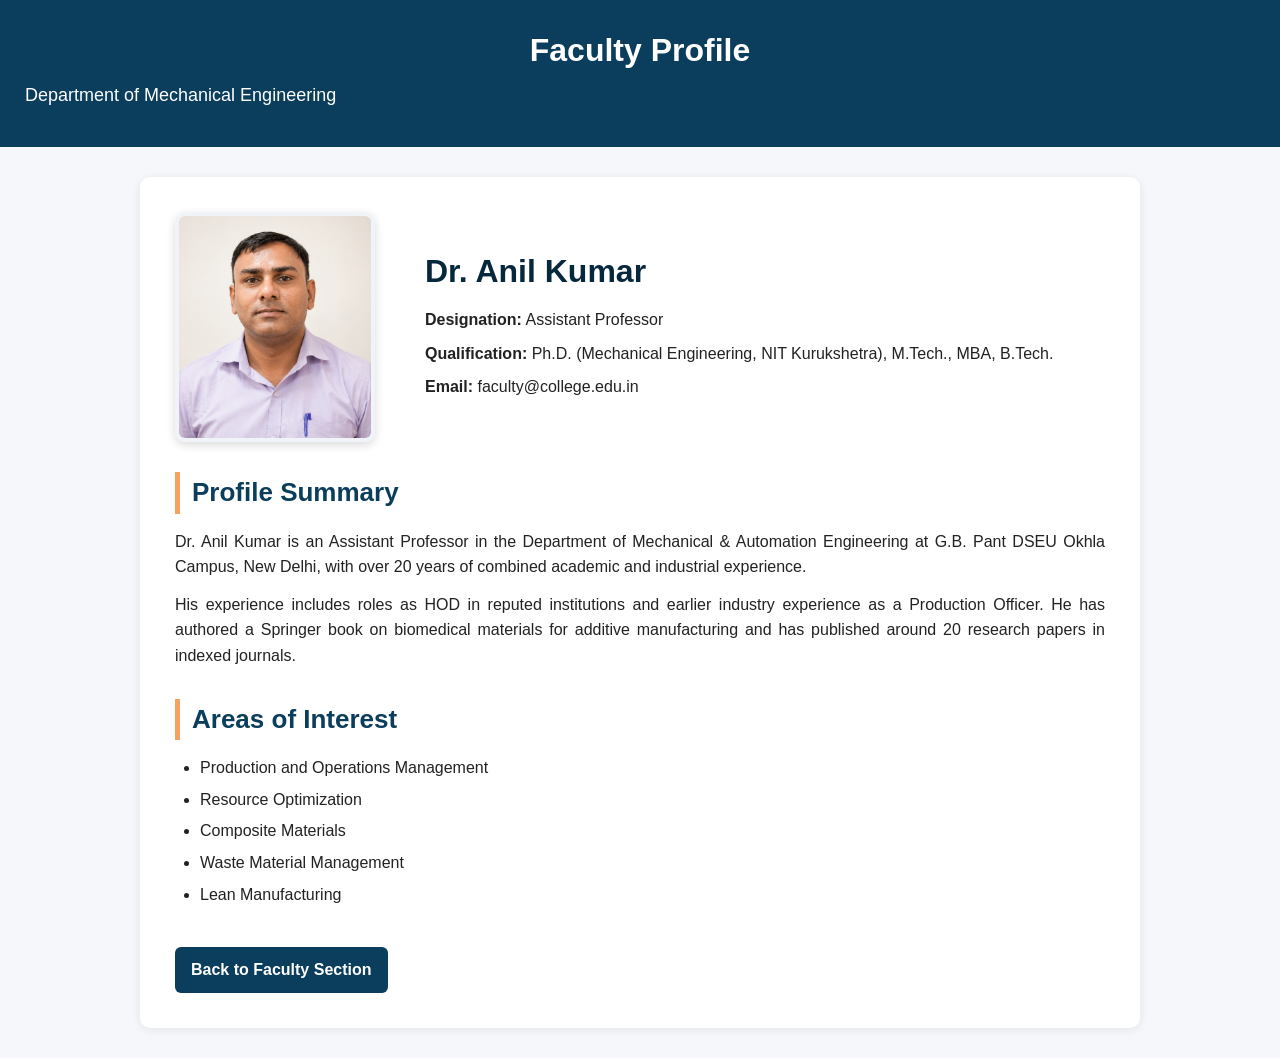
<file: faculty_profile/anil.html>
<!DOCTYPE html>
<html lang="en">
<head>
  <meta charset="UTF-8" />
  <meta name="viewport" content="width=device-width, initial-scale=1.0" />
  <title>Dr. Anil Kumar - Faculty Profile</title>
  <style>
    * {
      margin: 0;
      padding: 0;
      box-sizing: border-box;
      font-family: Arial, sans-serif;
    }

    body {
      background: #f5f7fa;
      color: #222;
      line-height: 1.6;
    }

    header {
      background: #0b3d5c;
      color: white;
      padding: 25px;
      text-align: center;
    }

    header h1 {
      font-size: 32px;
      margin-bottom: 5px;
    }

    header p {
      font-size: 18px;
    }

    .profile-container {
      max-width: 1000px;
      margin: 30px auto;
      background: white;
      padding: 35px;
      border-radius: 10px;
      box-shadow: 0 2px 10px rgba(0,0,0,0.08);
    }

    .profile-top {
      display: grid;
      grid-template-columns: 220px 1fr;
      gap: 30px;
      align-items: center;
      margin-bottom: 30px;
    }

    .profile-top img {
      width: 200px;
      height: 230px;
      object-fit: cover;
      border-radius: 10px;
      border: 4px solid #f0f4f8;
      box-shadow: 0 3px 10px rgba(0,0,0,0.15);
    }

    .profile-top h1 {
      color: #06283d;
      margin-bottom: 10px;
    }

    .profile-top p {
      margin-bottom: 8px;
    }

    h2 {
      color: #0b3d5c;
      border-left: 5px solid #f4a261;
      padding-left: 12px;
      margin-top: 30px;
      margin-bottom: 15px;
      font-size: 26px;
    }

    p {
      text-align: justify;
      margin-bottom: 12px;
    }

    ul {
      margin-left: 25px;
      margin-bottom: 15px;
    }

    li {
      margin-bottom: 6px;
    }

    .back-link {
      display: inline-block;
      margin-top: 25px;
      padding: 10px 16px;
      background: #0b3d5c;
      color: white;
      text-decoration: none;
      border-radius: 6px;
      font-weight: bold;
    }

    .back-link:hover {
      background: #f4a261;
      color: #06283d;
    }

    @media (max-width: 700px) {
      .profile-top {
        grid-template-columns: 1fr;
        text-align: center;
      }

      p {
        text-align: left;
      }
    }
  </style>
</head>

<body>

  <header>
    <h1>Faculty Profile</h1>
    <p>Department of Mechanical Engineering</p>
  </header>

  <div class="profile-container">

    <div class="profile-top">
      <img src="../faculty_pics/anil.png" alt="Dr. Anil Kumar">

      <div>
        <h1>Dr. Anil Kumar</h1>
        <p><strong>Designation:</strong> Assistant Professor</p>
        <p><strong>Qualification:</strong> Ph.D. (Mechanical Engineering, NIT Kurukshetra), M.Tech., MBA, B.Tech.</p>
        <p><strong>Email:</strong> faculty@college.edu.in</p>
      </div>
    </div>

    <h2>Profile Summary</h2>
    <p>
      Dr. Anil Kumar is an Assistant Professor in the Department of Mechanical &amp; Automation Engineering at G.B. Pant DSEU Okhla Campus, New Delhi, with over 20 years of combined academic and industrial experience.
    </p>
    <p>
      His experience includes roles as HOD in reputed institutions and earlier industry experience as a Production Officer. He has authored a Springer book on biomedical materials for additive manufacturing and has published around 20 research papers in indexed journals.
    </p>

    <h2>Areas of Interest</h2>
    <ul>
      <li>Production and Operations Management</li>
      <li>Resource Optimization</li>
      <li>Composite Materials</li>
      <li>Waste Material Management</li>
      <li>Lean Manufacturing</li>
    </ul>

    <a href="../index.html#faculty" class="back-link">Back to Faculty Section</a>

  </div>

</body>
</html>
</file>
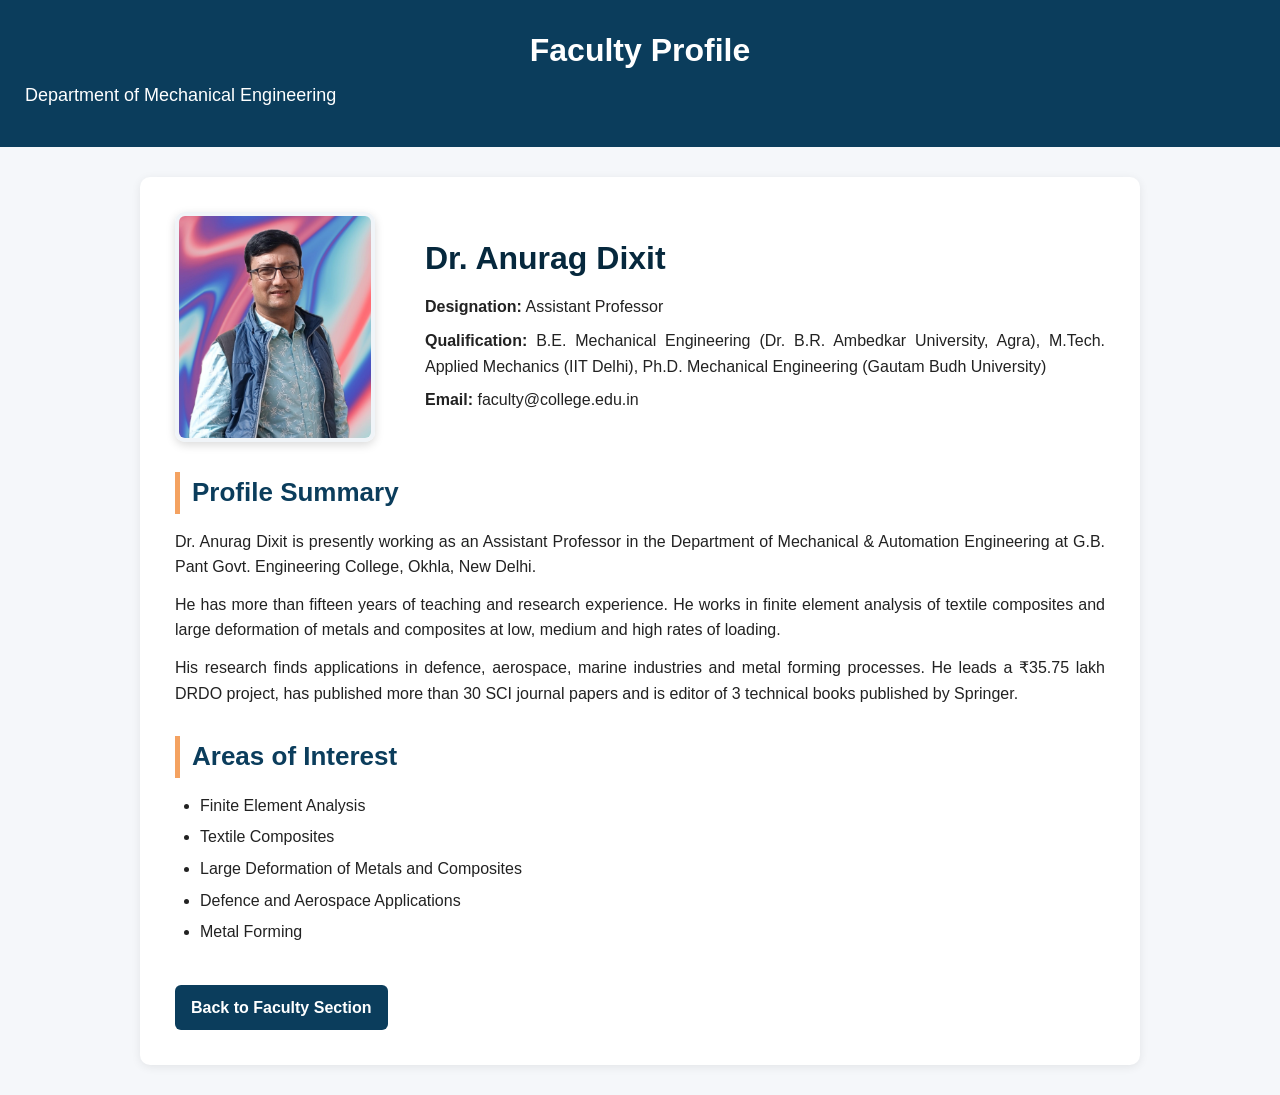
<file: faculty_profile/anurag.html>
<!DOCTYPE html>
<html lang="en">
<head>
  <meta charset="UTF-8" />
  <meta name="viewport" content="width=device-width, initial-scale=1.0" />
  <title>Dr. Anurag Dixit - Faculty Profile</title>
  <style>
    * {
      margin: 0;
      padding: 0;
      box-sizing: border-box;
      font-family: Arial, sans-serif;
    }

    body {
      background: #f5f7fa;
      color: #222;
      line-height: 1.6;
    }

    header {
      background: #0b3d5c;
      color: white;
      padding: 25px;
      text-align: center;
    }

    header h1 {
      font-size: 32px;
      margin-bottom: 5px;
    }

    header p {
      font-size: 18px;
    }

    .profile-container {
      max-width: 1000px;
      margin: 30px auto;
      background: white;
      padding: 35px;
      border-radius: 10px;
      box-shadow: 0 2px 10px rgba(0,0,0,0.08);
    }

    .profile-top {
      display: grid;
      grid-template-columns: 220px 1fr;
      gap: 30px;
      align-items: center;
      margin-bottom: 30px;
    }

    .profile-top img {
      width: 200px;
      height: 230px;
      object-fit: cover;
      border-radius: 10px;
      border: 4px solid #f0f4f8;
      box-shadow: 0 3px 10px rgba(0,0,0,0.15);
    }

    .profile-top h1 {
      color: #06283d;
      margin-bottom: 10px;
    }

    .profile-top p {
      margin-bottom: 8px;
    }

    h2 {
      color: #0b3d5c;
      border-left: 5px solid #f4a261;
      padding-left: 12px;
      margin-top: 30px;
      margin-bottom: 15px;
      font-size: 26px;
    }

    p {
      text-align: justify;
      margin-bottom: 12px;
    }

    ul {
      margin-left: 25px;
      margin-bottom: 15px;
    }

    li {
      margin-bottom: 6px;
    }

    .back-link {
      display: inline-block;
      margin-top: 25px;
      padding: 10px 16px;
      background: #0b3d5c;
      color: white;
      text-decoration: none;
      border-radius: 6px;
      font-weight: bold;
    }

    .back-link:hover {
      background: #f4a261;
      color: #06283d;
    }

    @media (max-width: 700px) {
      .profile-top {
        grid-template-columns: 1fr;
        text-align: center;
      }

      p {
        text-align: left;
      }
    }
  </style>
</head>

<body>

  <header>
    <h1>Faculty Profile</h1>
    <p>Department of Mechanical Engineering</p>
  </header>

  <div class="profile-container">

    <div class="profile-top">
      <img src="../faculty_pics/anurag.jpg" alt="Dr. Anurag Dixit">

      <div>
        <h1>Dr. Anurag Dixit</h1>
        <p><strong>Designation:</strong> Assistant Professor</p>
        <p><strong>Qualification:</strong> B.E. Mechanical Engineering (Dr. B.R. Ambedkar University, Agra), M.Tech. Applied Mechanics (IIT Delhi), Ph.D. Mechanical Engineering (Gautam Budh University)</p>
        <p><strong>Email:</strong> faculty@college.edu.in</p>
      </div>
    </div>

    <h2>Profile Summary</h2>
    <p>
      Dr. Anurag Dixit is presently working as an Assistant Professor in the Department of Mechanical &amp; Automation Engineering at G.B. Pant Govt. Engineering College, Okhla, New Delhi.
    </p>
    <p>
      He has more than fifteen years of teaching and research experience. He works in finite element analysis of textile composites and large deformation of metals and composites at low, medium and high rates of loading.
    </p>
    <p>
      His research finds applications in defence, aerospace, marine industries and metal forming processes. He leads a ₹35.75 lakh DRDO project, has published more than 30 SCI journal papers and is editor of 3 technical books published by Springer.
    </p>

    <h2>Areas of Interest</h2>
    <ul>
      <li>Finite Element Analysis</li>
      <li>Textile Composites</li>
      <li>Large Deformation of Metals and Composites</li>
      <li>Defence and Aerospace Applications</li>
      <li>Metal Forming</li>
    </ul>

    <a href="../index.html#faculty" class="back-link">Back to Faculty Section</a>

  </div>

</body>
</html>
</file>
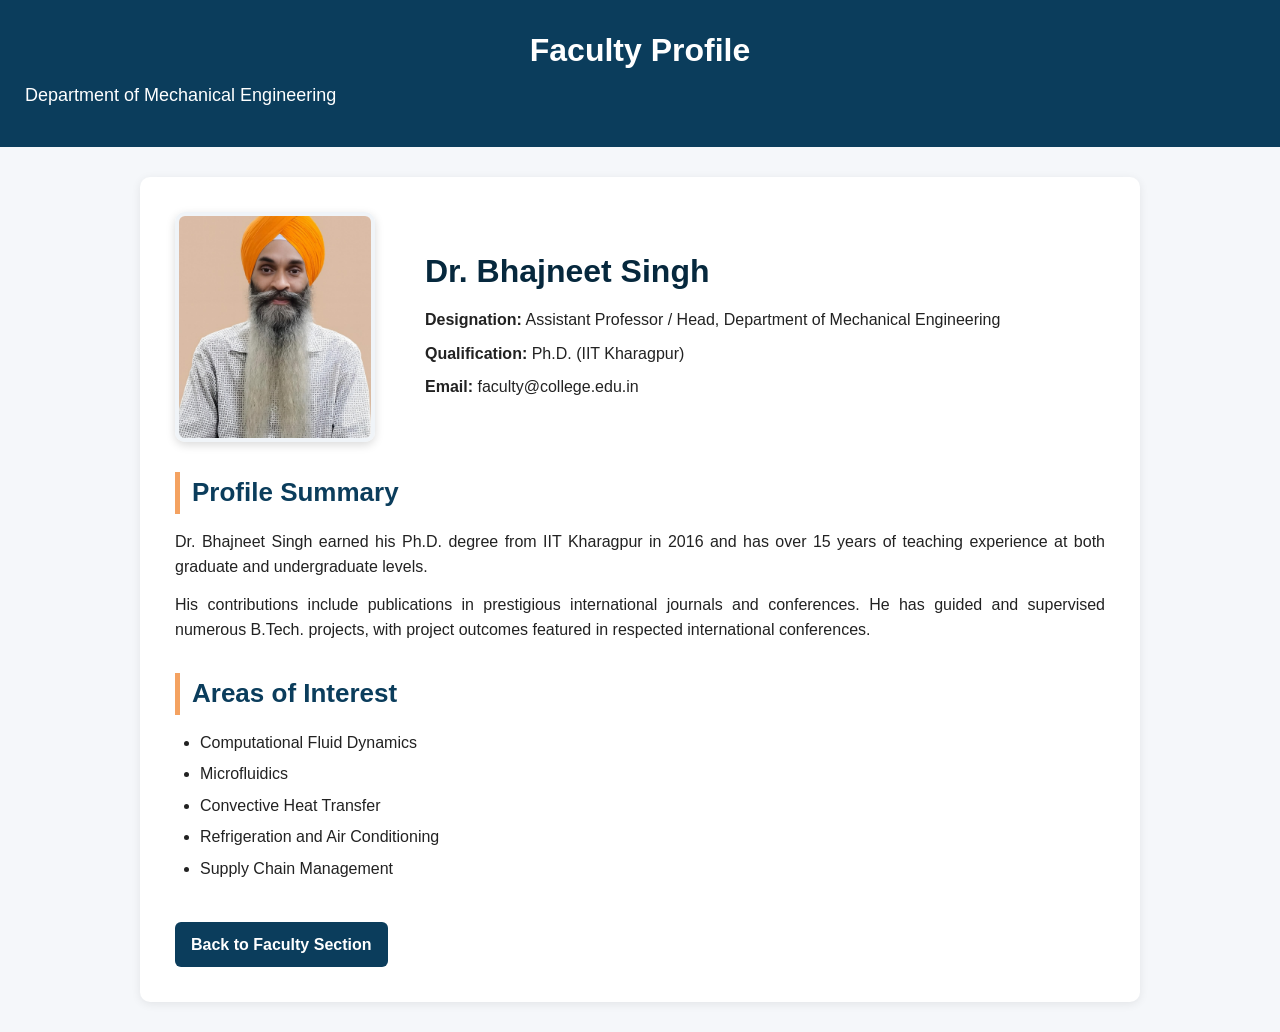
<file: faculty_profile/bhajneet.html>
<!DOCTYPE html>
<html lang="en">
<head>
  <meta charset="UTF-8" />
  <meta name="viewport" content="width=device-width, initial-scale=1.0" />
  <title>Dr. Bhajneet Singh - Faculty Profile</title>
  <style>
    * {
      margin: 0;
      padding: 0;
      box-sizing: border-box;
      font-family: Arial, sans-serif;
    }

    body {
      background: #f5f7fa;
      color: #222;
      line-height: 1.6;
    }

    header {
      background: #0b3d5c;
      color: white;
      padding: 25px;
      text-align: center;
    }

    header h1 {
      font-size: 32px;
      margin-bottom: 5px;
    }

    header p {
      font-size: 18px;
    }

    .profile-container {
      max-width: 1000px;
      margin: 30px auto;
      background: white;
      padding: 35px;
      border-radius: 10px;
      box-shadow: 0 2px 10px rgba(0,0,0,0.08);
    }

    .profile-top {
      display: grid;
      grid-template-columns: 220px 1fr;
      gap: 30px;
      align-items: center;
      margin-bottom: 30px;
    }

    .profile-top img {
      width: 200px;
      height: 230px;
      object-fit: cover;
      border-radius: 10px;
      border: 4px solid #f0f4f8;
      box-shadow: 0 3px 10px rgba(0,0,0,0.15);
    }

    .profile-top h1 {
      color: #06283d;
      margin-bottom: 10px;
    }

    .profile-top p {
      margin-bottom: 8px;
    }

    h2 {
      color: #0b3d5c;
      border-left: 5px solid #f4a261;
      padding-left: 12px;
      margin-top: 30px;
      margin-bottom: 15px;
      font-size: 26px;
    }

    p {
      text-align: justify;
      margin-bottom: 12px;
    }

    ul {
      margin-left: 25px;
      margin-bottom: 15px;
    }

    li {
      margin-bottom: 6px;
    }

    .back-link {
      display: inline-block;
      margin-top: 25px;
      padding: 10px 16px;
      background: #0b3d5c;
      color: white;
      text-decoration: none;
      border-radius: 6px;
      font-weight: bold;
    }

    .back-link:hover {
      background: #f4a261;
      color: #06283d;
    }

    @media (max-width: 700px) {
      .profile-top {
        grid-template-columns: 1fr;
        text-align: center;
      }

      p {
        text-align: left;
      }
    }
  </style>
</head>

<body>

  <header>
    <h1>Faculty Profile</h1>
    <p>Department of Mechanical Engineering</p>
  </header>

  <div class="profile-container">

    <div class="profile-top">
      <img src="../faculty_pics/bhajneet.jpeg" alt="Dr. Bhajneet Singh">

      <div>
        <h1>Dr. Bhajneet Singh</h1>
        <p><strong>Designation:</strong> Assistant Professor / Head, Department of Mechanical Engineering</p>
        <p><strong>Qualification:</strong> Ph.D. (IIT Kharagpur)</p>
        <p><strong>Email:</strong> faculty@college.edu.in</p>
      </div>
    </div>

    <h2>Profile Summary</h2>
    <p>
      Dr. Bhajneet Singh earned his Ph.D. degree from IIT Kharagpur in 2016 and has over 15 years of teaching experience at both graduate and undergraduate levels.
    </p>
    <p>
      His contributions include publications in prestigious international journals and conferences. He has guided and supervised numerous B.Tech. projects, with project outcomes featured in respected international conferences.
    </p>

    <h2>Areas of Interest</h2>
    <ul>
      <li>Computational Fluid Dynamics</li>
      <li>Microfluidics</li>
      <li>Convective Heat Transfer</li>
      <li>Refrigeration and Air Conditioning</li>
      <li>Supply Chain Management</li>
    </ul>

    <a href="../index.html#faculty" class="back-link">Back to Faculty Section</a>

  </div>

</body>
</html>
</file>
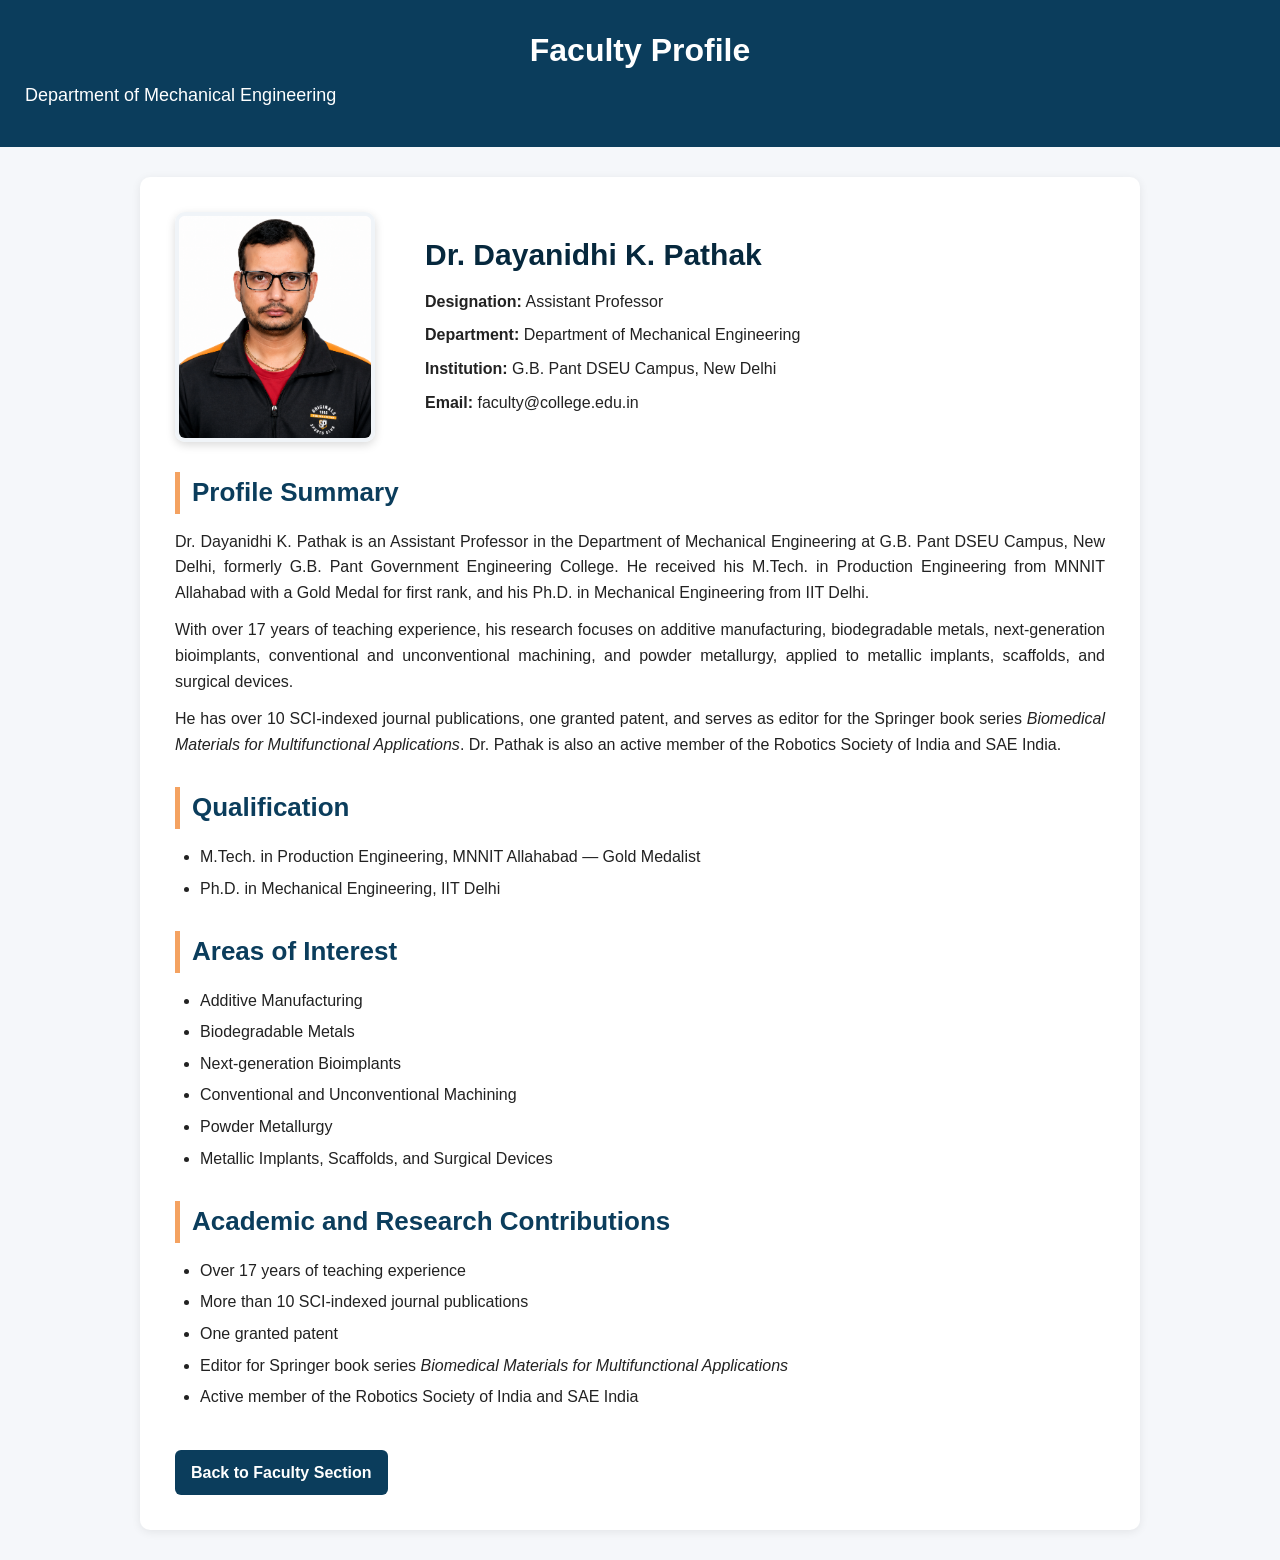
<file: faculty_profile/dayanidhi.html>
<!DOCTYPE html>
<html lang="en">
<head>
  <meta charset="UTF-8" />
  <meta name="viewport" content="width=device-width, initial-scale=1.0" />

  <title>Dr. Dayanidhi K. Pathak - Faculty Profile</title>

  <style>
    * {
      margin: 0;
      padding: 0;
      box-sizing: border-box;
      font-family: Arial, sans-serif;
    }

    body {
      background: #f5f7fa;
      color: #222;
      line-height: 1.6;
    }

    header {
      background: #0b3d5c;
      color: white;
      padding: 25px;
      text-align: center;
    }

    header h1 {
      font-size: 32px;
      margin-bottom: 5px;
    }

    header p {
      font-size: 18px;
    }

    .profile-container {
      max-width: 1000px;
      margin: 30px auto;
      background: white;
      padding: 35px;
      border-radius: 10px;
      box-shadow: 0 2px 10px rgba(0,0,0,0.08);
    }

    .profile-top {
      display: grid;
      grid-template-columns: 220px 1fr;
      gap: 30px;
      align-items: center;
      margin-bottom: 30px;
    }

    .profile-top img {
      width: 200px;
      height: 230px;
      object-fit: cover;
      border-radius: 10px;
      border: 4px solid #f0f4f8;
      box-shadow: 0 3px 10px rgba(0,0,0,0.15);
    }

    .profile-top h1 {
      color: #06283d;
      margin-bottom: 10px;
      font-size: 30px;
    }

    .profile-top p {
      margin-bottom: 8px;
    }

    h2 {
      color: #0b3d5c;
      border-left: 5px solid #f4a261;
      padding-left: 12px;
      margin-top: 30px;
      margin-bottom: 15px;
      font-size: 26px;
    }

    p {
      text-align: justify;
      margin-bottom: 12px;
    }

    ul {
      margin-left: 25px;
      margin-bottom: 15px;
    }

    li {
      margin-bottom: 6px;
    }

    .back-link {
      display: inline-block;
      margin-top: 25px;
      padding: 10px 16px;
      background: #0b3d5c;
      color: white;
      text-decoration: none;
      border-radius: 6px;
      font-weight: bold;
      cursor: pointer;
    }

    .back-link:hover {
      background: #f4a261;
      color: #06283d;
    }

    @media (max-width: 700px) {
      .profile-top {
        grid-template-columns: 1fr;
        text-align: center;
      }

      p {
        text-align: left;
      }
    }
  </style>
</head>

<body>

  <header>
    <h1>Faculty Profile</h1>
    <p>Department of Mechanical Engineering</p>
  </header>

  <div class="profile-container">

    <div class="profile-top">
      <img src="../faculty_pics/dayanidhi.png" alt="Dr. Dayanidhi K. Pathak">

      <div>
        <h1>Dr. Dayanidhi K. Pathak</h1>
        <p><strong>Designation:</strong> Assistant Professor</p>
        <p><strong>Department:</strong> Department of Mechanical Engineering</p>
        <p><strong>Institution:</strong> G.B. Pant DSEU Campus, New Delhi</p>
        <p><strong>Email:</strong> faculty@college.edu.in</p>
      </div>
    </div>

    <h2>Profile Summary</h2>

    <p>
      Dr. Dayanidhi K. Pathak is an Assistant Professor in the Department of Mechanical
      Engineering at G.B. Pant DSEU Campus, New Delhi, formerly G.B. Pant Government
      Engineering College. He received his M.Tech. in Production Engineering from MNNIT
      Allahabad with a Gold Medal for first rank, and his Ph.D. in Mechanical Engineering
      from IIT Delhi.
    </p>

    <p>
      With over 17 years of teaching experience, his research focuses on additive
      manufacturing, biodegradable metals, next-generation bioimplants, conventional and
      unconventional machining, and powder metallurgy, applied to metallic implants,
      scaffolds, and surgical devices.
    </p>

    <p>
      He has over 10 SCI-indexed journal publications, one granted patent, and serves as
      editor for the Springer book series <em>Biomedical Materials for Multifunctional
      Applications</em>. Dr. Pathak is also an active member of the Robotics Society of India
      and SAE India.
    </p>

    <h2>Qualification</h2>
    <ul>
      <li>M.Tech. in Production Engineering, MNNIT Allahabad — Gold Medalist</li>
      <li>Ph.D. in Mechanical Engineering, IIT Delhi</li>
    </ul>

    <h2>Areas of Interest</h2>
    <ul>
      <li>Additive Manufacturing</li>
      <li>Biodegradable Metals</li>
      <li>Next-generation Bioimplants</li>
      <li>Conventional and Unconventional Machining</li>
      <li>Powder Metallurgy</li>
      <li>Metallic Implants, Scaffolds, and Surgical Devices</li>
    </ul>

    <h2>Academic and Research Contributions</h2>
    <ul>
      <li>Over 17 years of teaching experience</li>
      <li>More than 10 SCI-indexed journal publications</li>
      <li>One granted patent</li>
      <li>Editor for Springer book series <em>Biomedical Materials for Multifunctional Applications</em></li>
      <li>Active member of the Robotics Society of India and SAE India</li>
    </ul>

    <a href="javascript:void(0);" onclick="goBackToFaculty()" class="back-link">
      Back to Faculty Section
    </a>

  </div>

  <script>
    function goBackToFaculty() {
      if (document.referrer !== "") {
        window.history.back();
      } else {
        window.location.href = "../index.html#faculty";
      }
    }
  </script>

</body>
</html>
</file>
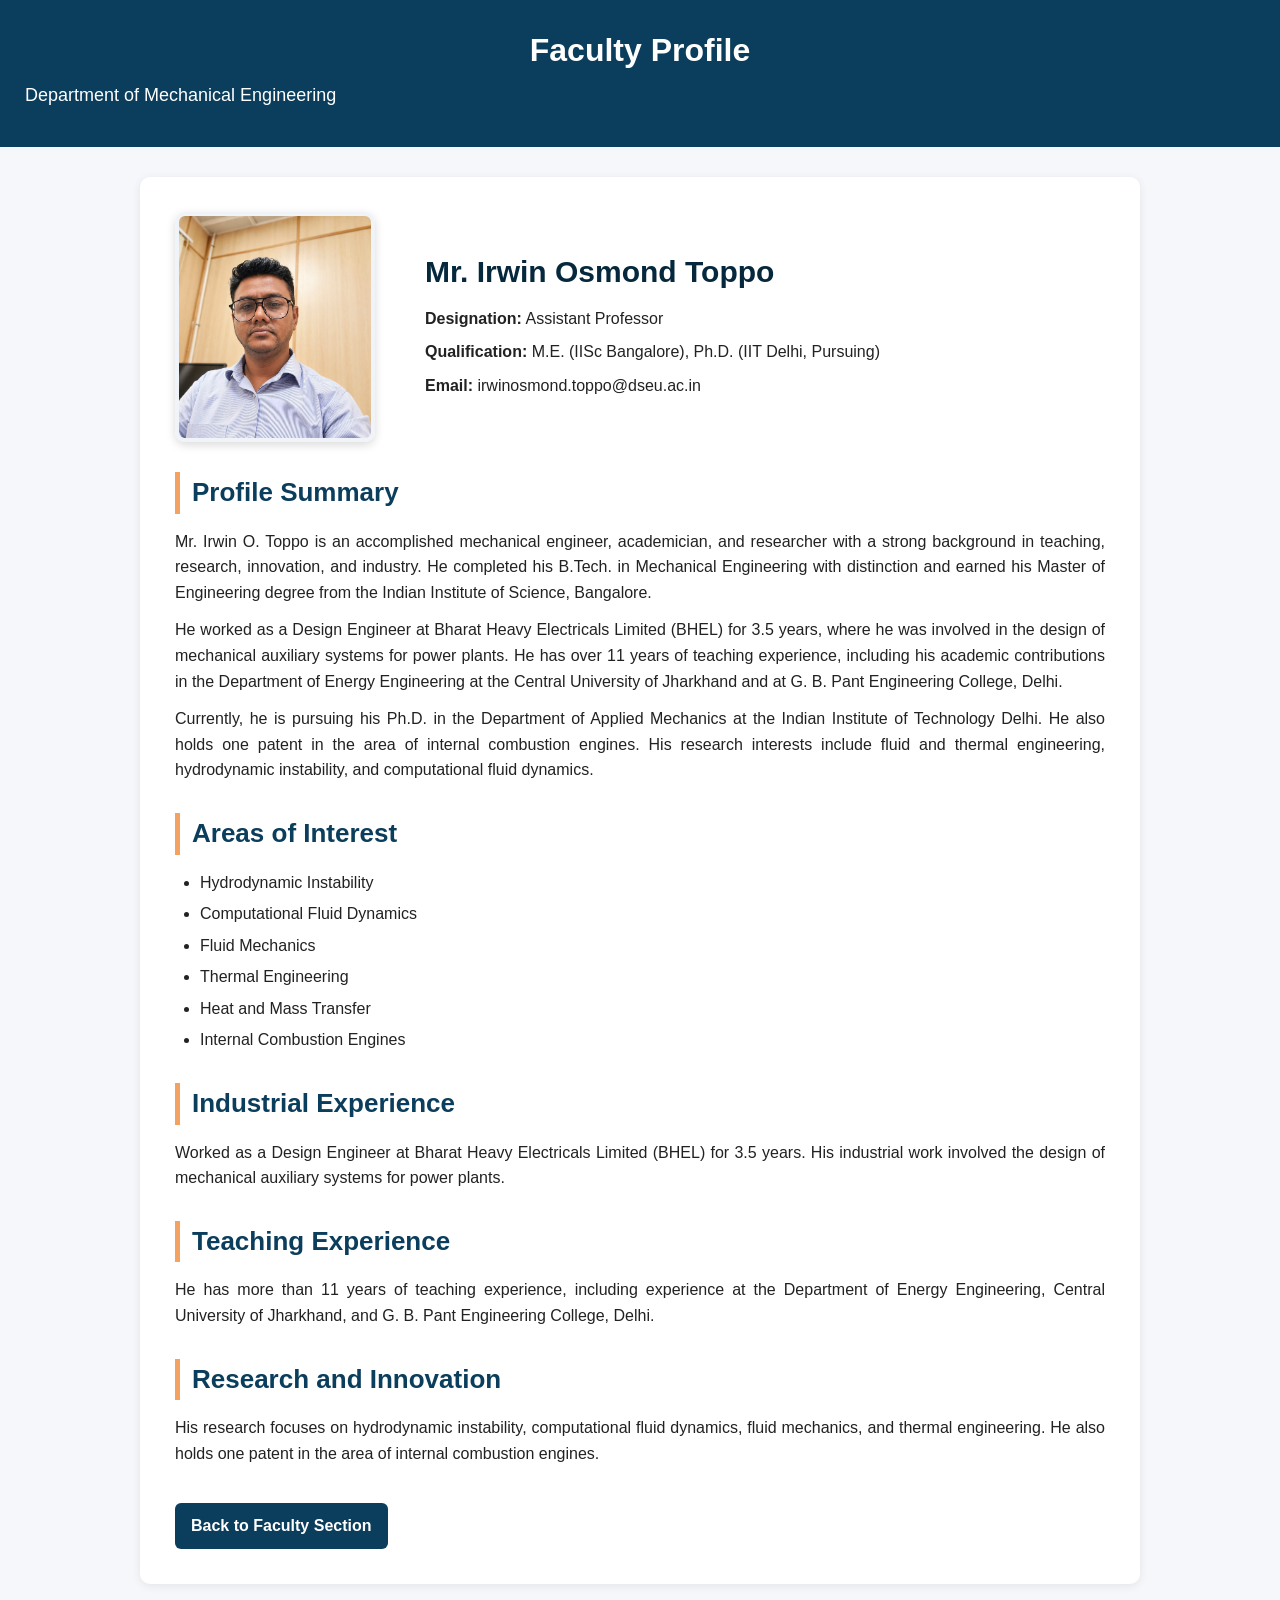
<file: faculty_profile/irwin.html>
<!DOCTYPE html>
<html lang="en">
<head>
  <meta charset="UTF-8" />
  <meta name="viewport" content="width=device-width, initial-scale=1.0" />

  <title>Mr. Irwin Osmond Toppo - Faculty Profile</title>

  <style>
    * {
      margin: 0;
      padding: 0;
      box-sizing: border-box;
      font-family: Arial, sans-serif;
    }

    body {
      background: #f5f7fa;
      color: #222;
      line-height: 1.6;
    }

    header {
      background: #0b3d5c;
      color: white;
      padding: 25px;
      text-align: center;
    }

    header h1 {
      font-size: 32px;
      margin-bottom: 5px;
    }

    header p {
      font-size: 18px;
    }

    .profile-container {
      max-width: 1000px;
      margin: 30px auto;
      background: white;
      padding: 35px;
      border-radius: 10px;
      box-shadow: 0 2px 10px rgba(0,0,0,0.08);
    }

    .profile-top {
      display: grid;
      grid-template-columns: 220px 1fr;
      gap: 30px;
      align-items: center;
      margin-bottom: 30px;
    }

    .profile-top img {
      width: 200px;
      height: 230px;
      object-fit: cover;
      border-radius: 10px;
      border: 4px solid #f0f4f8;
      box-shadow: 0 3px 10px rgba(0,0,0,0.15);
    }

    .profile-top h1 {
      color: #06283d;
      margin-bottom: 10px;
      font-size: 30px;
    }

    .profile-top p {
      margin-bottom: 8px;
    }

    h2 {
      color: #0b3d5c;
      border-left: 5px solid #f4a261;
      padding-left: 12px;
      margin-top: 30px;
      margin-bottom: 15px;
      font-size: 26px;
    }

    p {
      text-align: justify;
      margin-bottom: 12px;
    }

    ul {
      margin-left: 25px;
      margin-bottom: 15px;
    }

    li {
      margin-bottom: 6px;
    }

    .back-link {
      display: inline-block;
      margin-top: 25px;
      padding: 10px 16px;
      background: #0b3d5c;
      color: white;
      text-decoration: none;
      border-radius: 6px;
      font-weight: bold;
      cursor: pointer;
    }

    .back-link:hover {
      background: #f4a261;
      color: #06283d;
    }

    @media (max-width: 700px) {
      .profile-top {
        grid-template-columns: 1fr;
        text-align: center;
      }

      p {
        text-align: left;
      }
    }
  </style>
</head>

<body>

  <header>
    <h1>Faculty Profile</h1>
    <p>Department of Mechanical Engineering</p>
  </header>

  <div class="profile-container">

    <div class="profile-top">
      <img src="../faculty_pics/irwin.jpeg" alt="Mr. Irwin Osmond Toppo">

      <div>
        <h1>Mr. Irwin Osmond Toppo</h1>
        <p><strong>Designation:</strong> Assistant Professor</p>
        <p><strong>Qualification:</strong> M.E. (IISc Bangalore), Ph.D. (IIT Delhi, Pursuing)</p>
        <p><strong>Email:</strong> irwinosmond.toppo@dseu.ac.in</p>
      </div>
    </div>

    <h2>Profile Summary</h2>

    <p>
      Mr. Irwin O. Toppo is an accomplished mechanical engineer, academician, and researcher
      with a strong background in teaching, research, innovation, and industry. He completed
      his B.Tech. in Mechanical Engineering with distinction and earned his Master of Engineering
      degree from the Indian Institute of Science, Bangalore.
    </p>

    <p>
      He worked as a Design Engineer at Bharat Heavy Electricals Limited (BHEL) for 3.5 years,
      where he was involved in the design of mechanical auxiliary systems for power plants.
      He has over 11 years of teaching experience, including his academic contributions in the
      Department of Energy Engineering at the Central University of Jharkhand and at G. B. Pant
      Engineering College, Delhi.
    </p>

    <p>
      Currently, he is pursuing his Ph.D. in the Department of Applied Mechanics at the Indian
      Institute of Technology Delhi. He also holds one patent in the area of internal combustion
      engines. His research interests include fluid and thermal engineering, hydrodynamic instability,
      and computational fluid dynamics.
    </p>

    <h2>Areas of Interest</h2>

    <ul>
      <li>Hydrodynamic Instability</li>
      <li>Computational Fluid Dynamics</li>
      <li>Fluid Mechanics</li>
      <li>Thermal Engineering</li>
      <li>Heat and Mass Transfer</li>
      <li>Internal Combustion Engines</li>
    </ul>

    <h2>Industrial Experience</h2>

    <p>
      Worked as a Design Engineer at Bharat Heavy Electricals Limited (BHEL) for 3.5 years.
      His industrial work involved the design of mechanical auxiliary systems for power plants.
    </p>

    <h2>Teaching Experience</h2>

    <p>
      He has more than 11 years of teaching experience, including experience at the Department
      of Energy Engineering, Central University of Jharkhand, and G. B. Pant Engineering College,
      Delhi.
    </p>

    <h2>Research and Innovation</h2>

    <p>
      His research focuses on hydrodynamic instability, computational fluid dynamics, fluid
      mechanics, and thermal engineering. He also holds one patent in the area of internal
      combustion engines.
    </p>

    <a href="javascript:void(0);" onclick="goBackToFaculty()" class="back-link">
      Back to Faculty Section
    </a>

  </div>

  <script>
    function goBackToFaculty() {
      if (document.referrer !== "") {
        window.history.back();
      } else {
        window.location.href = "../index.html#faculty";
      }
    }
  </script>

</body>
</html>
</file>
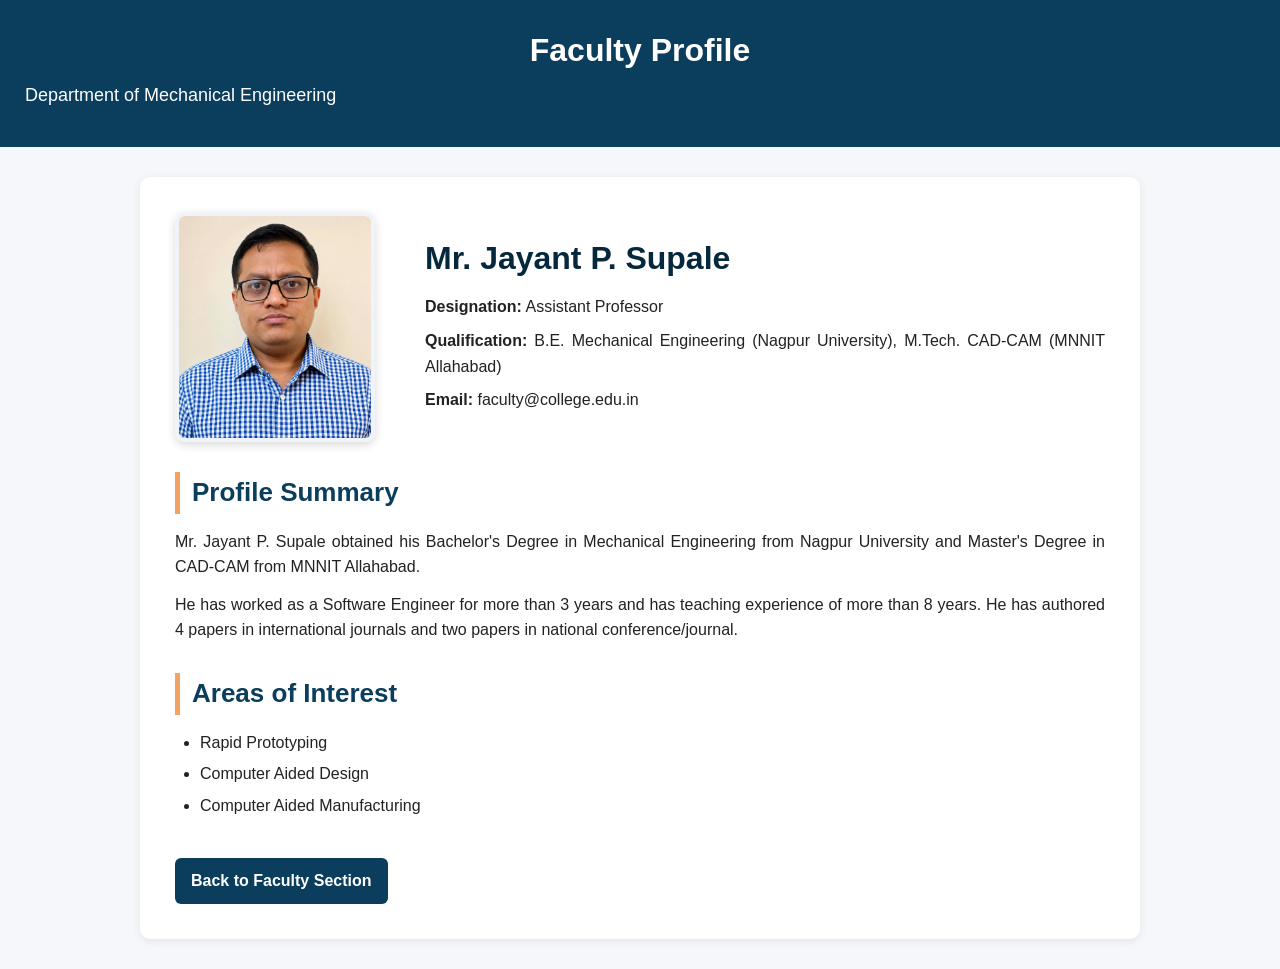
<file: faculty_profile/jayant.html>
<!DOCTYPE html>
<html lang="en">
<head>
  <meta charset="UTF-8" />
  <meta name="viewport" content="width=device-width, initial-scale=1.0" />
  <title>Mr. Jayant P. Supale - Faculty Profile</title>
  <style>
    * {
      margin: 0;
      padding: 0;
      box-sizing: border-box;
      font-family: Arial, sans-serif;
    }

    body {
      background: #f5f7fa;
      color: #222;
      line-height: 1.6;
    }

    header {
      background: #0b3d5c;
      color: white;
      padding: 25px;
      text-align: center;
    }

    header h1 {
      font-size: 32px;
      margin-bottom: 5px;
    }

    header p {
      font-size: 18px;
    }

    .profile-container {
      max-width: 1000px;
      margin: 30px auto;
      background: white;
      padding: 35px;
      border-radius: 10px;
      box-shadow: 0 2px 10px rgba(0,0,0,0.08);
    }

    .profile-top {
      display: grid;
      grid-template-columns: 220px 1fr;
      gap: 30px;
      align-items: center;
      margin-bottom: 30px;
    }

    .profile-top img {
      width: 200px;
      height: 230px;
      object-fit: cover;
      border-radius: 10px;
      border: 4px solid #f0f4f8;
      box-shadow: 0 3px 10px rgba(0,0,0,0.15);
    }

    .profile-top h1 {
      color: #06283d;
      margin-bottom: 10px;
    }

    .profile-top p {
      margin-bottom: 8px;
    }

    h2 {
      color: #0b3d5c;
      border-left: 5px solid #f4a261;
      padding-left: 12px;
      margin-top: 30px;
      margin-bottom: 15px;
      font-size: 26px;
    }

    p {
      text-align: justify;
      margin-bottom: 12px;
    }

    ul {
      margin-left: 25px;
      margin-bottom: 15px;
    }

    li {
      margin-bottom: 6px;
    }

    .back-link {
      display: inline-block;
      margin-top: 25px;
      padding: 10px 16px;
      background: #0b3d5c;
      color: white;
      text-decoration: none;
      border-radius: 6px;
      font-weight: bold;
    }

    .back-link:hover {
      background: #f4a261;
      color: #06283d;
    }

    @media (max-width: 700px) {
      .profile-top {
        grid-template-columns: 1fr;
        text-align: center;
      }

      p {
        text-align: left;
      }
    }
  </style>
</head>

<body>

  <header>
    <h1>Faculty Profile</h1>
    <p>Department of Mechanical Engineering</p>
  </header>

  <div class="profile-container">

    <div class="profile-top">
      <img src="../faculty_pics/jayant.png" alt="Mr. Jayant P. Supale">

      <div>
        <h1>Mr. Jayant P. Supale</h1>
        <p><strong>Designation:</strong> Assistant Professor</p>
        <p><strong>Qualification:</strong> B.E. Mechanical Engineering (Nagpur University), M.Tech. CAD-CAM (MNNIT Allahabad)</p>
        <p><strong>Email:</strong> faculty@college.edu.in</p>
      </div>
    </div>

    <h2>Profile Summary</h2>
    <p>
      Mr. Jayant P. Supale obtained his Bachelor&#x27;s Degree in Mechanical Engineering from Nagpur University and Master&#x27;s Degree in CAD-CAM from MNNIT Allahabad.
    </p>
    <p>
      He has worked as a Software Engineer for more than 3 years and has teaching experience of more than 8 years. He has authored 4 papers in international journals and two papers in national conference/journal.
    </p>

    <h2>Areas of Interest</h2>
    <ul>
      <li>Rapid Prototyping</li>
      <li>Computer Aided Design</li>
      <li>Computer Aided Manufacturing</li>
    </ul>

    <a href="../index.html#faculty" class="back-link">Back to Faculty Section</a>

  </div>

</body>
</html>
</file>
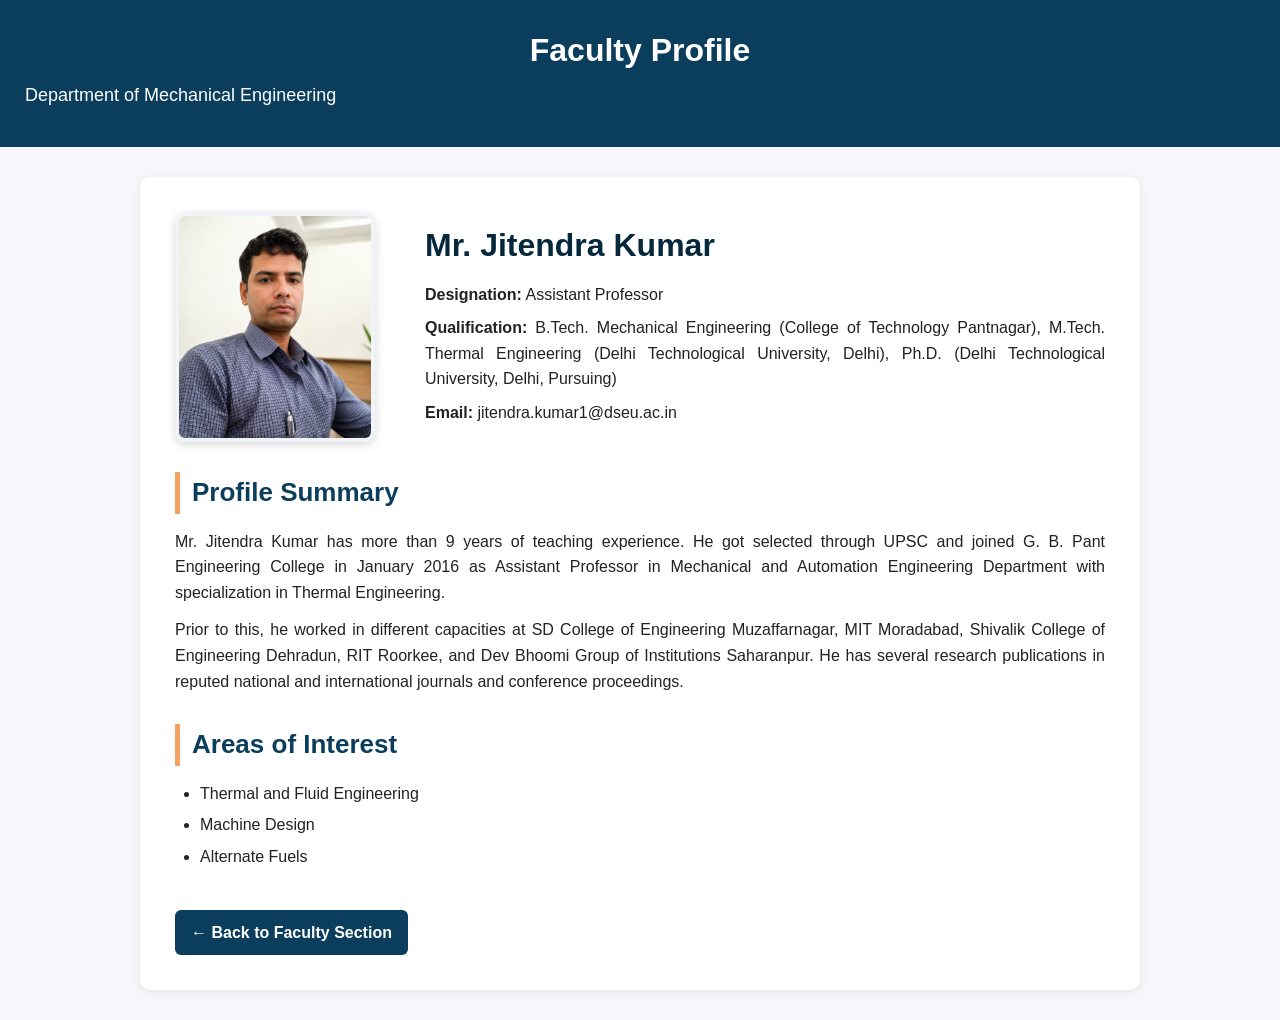
<file: faculty_profile/jitendra.html>
<!DOCTYPE html>
<html lang="en">
<head>
  <meta charset="UTF-8" />
  <meta name="viewport" content="width=device-width, initial-scale=1.0" />
  <title>Mr. Jitendra Kumar - Faculty Profile</title>
  <style>
    * {
      margin: 0;
      padding: 0;
      box-sizing: border-box;
      font-family: Arial, sans-serif;
    }

    body {
      background: #f5f7fa;
      color: #222;
      line-height: 1.6;
    }

    header {
      background: #0b3d5c;
      color: white;
      padding: 25px;
      text-align: center;
    }

    header h1 {
      font-size: 32px;
      margin-bottom: 5px;
    }

    header p {
      font-size: 18px;
    }

    .profile-container {
      max-width: 1000px;
      margin: 30px auto;
      background: white;
      padding: 35px;
      border-radius: 10px;
      box-shadow: 0 2px 10px rgba(0,0,0,0.08);
    }

    .profile-top {
      display: grid;
      grid-template-columns: 220px 1fr;
      gap: 30px;
      align-items: center;
      margin-bottom: 30px;
    }

    .profile-top img {
      width: 200px;
      height: 230px;
      object-fit: cover;
      border-radius: 10px;
      border: 4px solid #f0f4f8;
      box-shadow: 0 3px 10px rgba(0,0,0,0.15);
    }

    .profile-top h1 {
      color: #06283d;
      margin-bottom: 10px;
    }

    .profile-top p {
      margin-bottom: 8px;
    }

    h2 {
      color: #0b3d5c;
      border-left: 5px solid #f4a261;
      padding-left: 12px;
      margin-top: 30px;
      margin-bottom: 15px;
      font-size: 26px;
    }

    p {
      text-align: justify;
      margin-bottom: 12px;
    }

    ul {
      margin-left: 25px;
      margin-bottom: 15px;
    }

    li {
      margin-bottom: 6px;
    }

    .back-link {
      display: inline-block;
      margin-top: 25px;
      padding: 10px 16px;
      background: #0b3d5c;
      color: white;
      text-decoration: none;
      border-radius: 6px;
      font-weight: bold;
    }

    .back-link:hover {
      background: #f4a261;
      color: #06283d;
    }

    @media (max-width: 700px) {
      .profile-top {
        grid-template-columns: 1fr;
        text-align: center;
      }

      p {
        text-align: left;
      }
    }
  </style>
</head>

<body>

  <header>
    <h1>Faculty Profile</h1>
    <p>Department of Mechanical Engineering</p>
  </header>

  <div class="profile-container">

    <div class="profile-top">
      <img src="../faculty_pics/jitender.png" alt="Mr. Jitendra Kumar">

      <div>
        <h1>Mr. Jitendra Kumar</h1>
        <p><strong>Designation:</strong> Assistant Professor</p>
        <p><strong>Qualification:</strong> B.Tech. Mechanical Engineering (College of Technology Pantnagar), M.Tech. Thermal Engineering (Delhi Technological University, Delhi), Ph.D. (Delhi Technological University, Delhi, Pursuing)</p>
        <p><strong>Email:</strong> jitendra.kumar1@dseu.ac.in</p>
      </div>
    </div>

    <h2>Profile Summary</h2>
    <p>
      Mr. Jitendra Kumar has more than 9 years of teaching experience. He got selected through UPSC and joined G. B. Pant Engineering College in January 2016 as Assistant Professor in Mechanical and Automation Engineering Department with specialization in Thermal Engineering.
    </p>
    <p>
      Prior to this, he worked in different capacities at SD College of Engineering Muzaffarnagar, MIT Moradabad, Shivalik College of Engineering Dehradun, RIT Roorkee, and Dev Bhoomi Group of Institutions Saharanpur. He has several research publications in reputed national and international journals and conference proceedings.
    </p>

    <h2>Areas of Interest</h2>
    <ul>
      <li>Thermal  and Fluid Engineering</li>
       <li>Machine Design</li>
        <li>Alternate Fuels</li>
    </ul>

    <a href="../index.html#faculty" class="back-link">← Back to Faculty Section</a>
  </div>

</body>
</html>
</file>
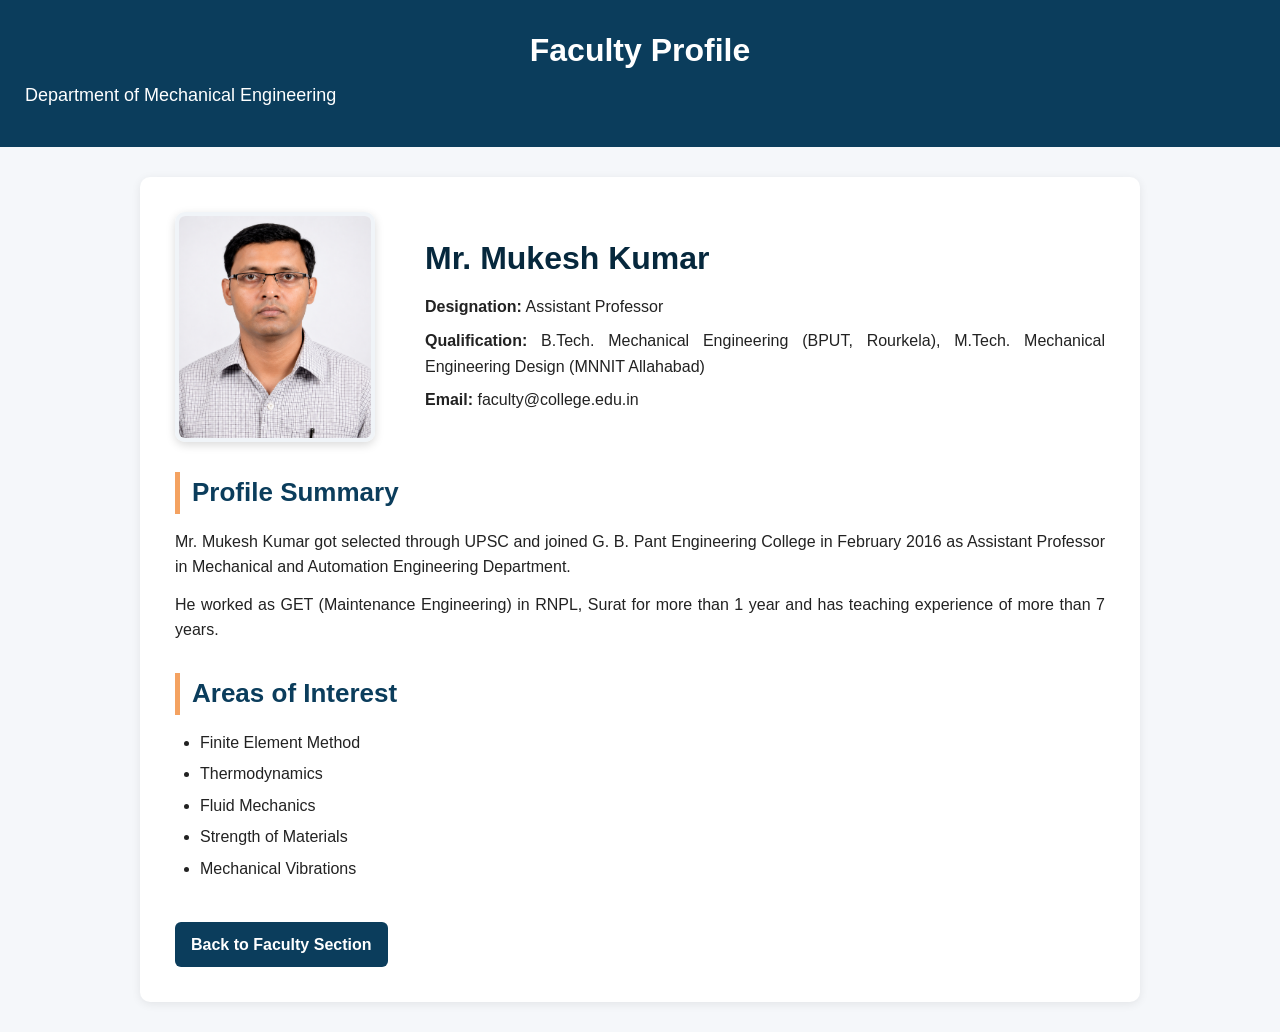
<file: faculty_profile/mukesh.html>
<!DOCTYPE html>
<html lang="en">
<head>
  <meta charset="UTF-8" />
  <meta name="viewport" content="width=device-width, initial-scale=1.0" />
  <title>Mr. Mukesh Kumar - Faculty Profile</title>
  <style>
    * {
      margin: 0;
      padding: 0;
      box-sizing: border-box;
      font-family: Arial, sans-serif;
    }

    body {
      background: #f5f7fa;
      color: #222;
      line-height: 1.6;
    }

    header {
      background: #0b3d5c;
      color: white;
      padding: 25px;
      text-align: center;
    }

    header h1 {
      font-size: 32px;
      margin-bottom: 5px;
    }

    header p {
      font-size: 18px;
    }

    .profile-container {
      max-width: 1000px;
      margin: 30px auto;
      background: white;
      padding: 35px;
      border-radius: 10px;
      box-shadow: 0 2px 10px rgba(0,0,0,0.08);
    }

    .profile-top {
      display: grid;
      grid-template-columns: 220px 1fr;
      gap: 30px;
      align-items: center;
      margin-bottom: 30px;
    }

    .profile-top img {
      width: 200px;
      height: 230px;
      object-fit: cover;
      border-radius: 10px;
      border: 4px solid #f0f4f8;
      box-shadow: 0 3px 10px rgba(0,0,0,0.15);
    }

    .profile-top h1 {
      color: #06283d;
      margin-bottom: 10px;
    }

    .profile-top p {
      margin-bottom: 8px;
    }

    h2 {
      color: #0b3d5c;
      border-left: 5px solid #f4a261;
      padding-left: 12px;
      margin-top: 30px;
      margin-bottom: 15px;
      font-size: 26px;
    }

    p {
      text-align: justify;
      margin-bottom: 12px;
    }

    ul {
      margin-left: 25px;
      margin-bottom: 15px;
    }

    li {
      margin-bottom: 6px;
    }

    .back-link {
      display: inline-block;
      margin-top: 25px;
      padding: 10px 16px;
      background: #0b3d5c;
      color: white;
      text-decoration: none;
      border-radius: 6px;
      font-weight: bold;
    }

    .back-link:hover {
      background: #f4a261;
      color: #06283d;
    }

    @media (max-width: 700px) {
      .profile-top {
        grid-template-columns: 1fr;
        text-align: center;
      }

      p {
        text-align: left;
      }
    }
  </style>
</head>

<body>

  <header>
    <h1>Faculty Profile</h1>
    <p>Department of Mechanical Engineering</p>
  </header>

  <div class="profile-container">

    <div class="profile-top">
      <img src="../faculty_pics/mukesh.png" alt="Mr. Mukesh Kumar">

      <div>
        <h1>Mr. Mukesh Kumar</h1>
        <p><strong>Designation:</strong> Assistant Professor</p>
        <p><strong>Qualification:</strong> B.Tech. Mechanical Engineering (BPUT, Rourkela), M.Tech. Mechanical Engineering Design (MNNIT Allahabad)</p>
        <p><strong>Email:</strong> faculty@college.edu.in</p>
      </div>
    </div>

    <h2>Profile Summary</h2>
    <p>
      Mr. Mukesh Kumar got selected through UPSC and joined G. B. Pant Engineering College in February 2016 as Assistant Professor in Mechanical and Automation Engineering Department.
    </p>
    <p>
      He worked as GET (Maintenance Engineering) in RNPL, Surat for more than 1 year and has teaching experience of more than 7 years.
    </p>

    <h2>Areas of Interest</h2>
    <ul>
      <li>Finite Element Method</li>
      <li>Thermodynamics</li>
      <li>Fluid Mechanics</li>
      <li>Strength of Materials</li>
      <li>Mechanical Vibrations</li>
    </ul>

    <a href="../index.html#faculty" class="back-link">Back to Faculty Section</a>

  </div>

</body>
</html>
</file>
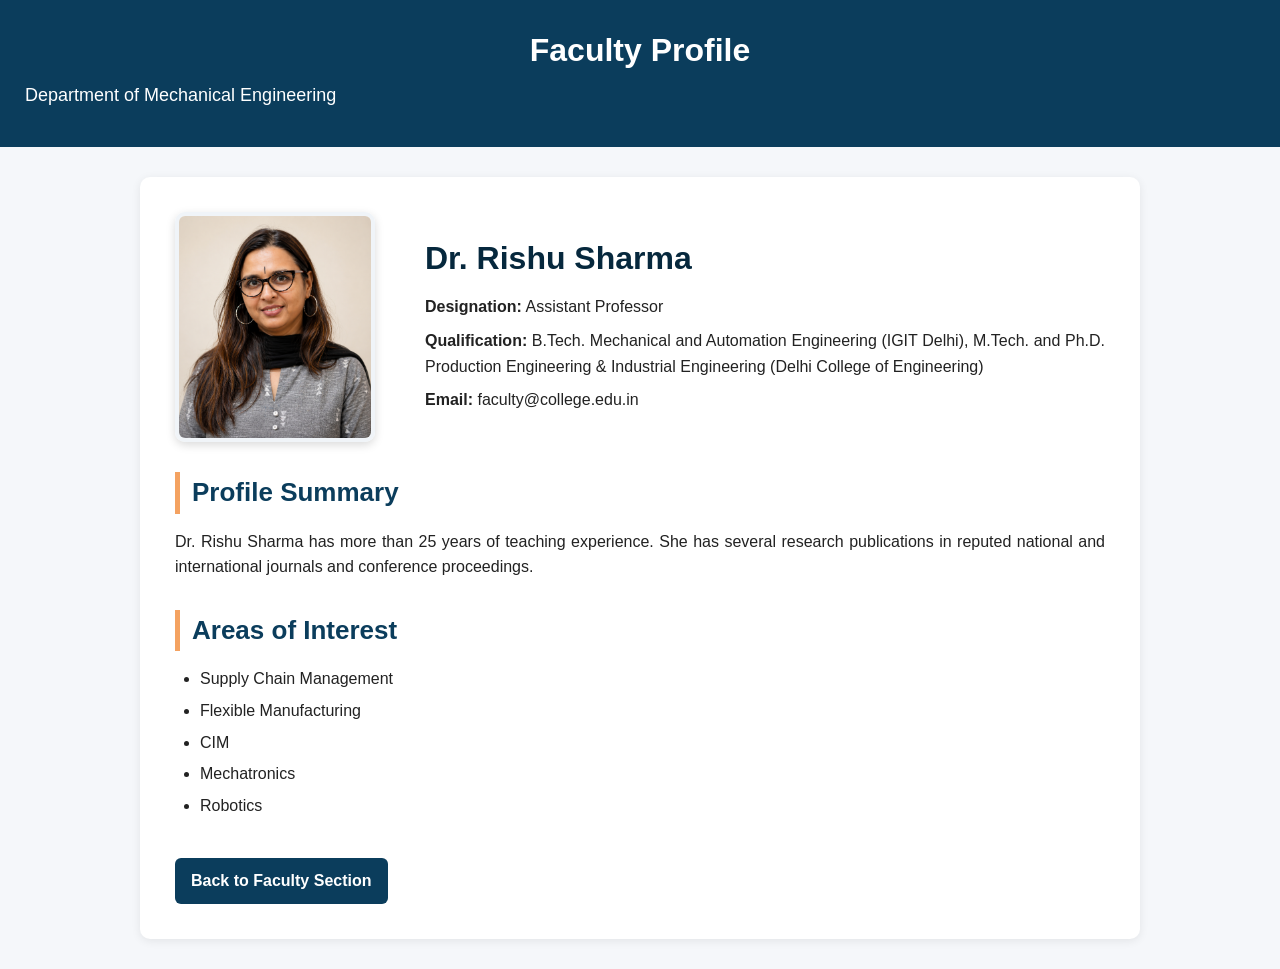
<file: faculty_profile/rishu.html>
<!DOCTYPE html>
<html lang="en">
<head>
  <meta charset="UTF-8" />
  <meta name="viewport" content="width=device-width, initial-scale=1.0" />
  <title>Dr. Rishu Sharma - Faculty Profile</title>
  <style>
    * {
      margin: 0;
      padding: 0;
      box-sizing: border-box;
      font-family: Arial, sans-serif;
    }

    body {
      background: #f5f7fa;
      color: #222;
      line-height: 1.6;
    }

    header {
      background: #0b3d5c;
      color: white;
      padding: 25px;
      text-align: center;
    }

    header h1 {
      font-size: 32px;
      margin-bottom: 5px;
    }

    header p {
      font-size: 18px;
    }

    .profile-container {
      max-width: 1000px;
      margin: 30px auto;
      background: white;
      padding: 35px;
      border-radius: 10px;
      box-shadow: 0 2px 10px rgba(0,0,0,0.08);
    }

    .profile-top {
      display: grid;
      grid-template-columns: 220px 1fr;
      gap: 30px;
      align-items: center;
      margin-bottom: 30px;
    }

    .profile-top img {
      width: 200px;
      height: 230px;
      object-fit: cover;
      border-radius: 10px;
      border: 4px solid #f0f4f8;
      box-shadow: 0 3px 10px rgba(0,0,0,0.15);
    }

    .profile-top h1 {
      color: #06283d;
      margin-bottom: 10px;
    }

    .profile-top p {
      margin-bottom: 8px;
    }

    h2 {
      color: #0b3d5c;
      border-left: 5px solid #f4a261;
      padding-left: 12px;
      margin-top: 30px;
      margin-bottom: 15px;
      font-size: 26px;
    }

    p {
      text-align: justify;
      margin-bottom: 12px;
    }

    ul {
      margin-left: 25px;
      margin-bottom: 15px;
    }

    li {
      margin-bottom: 6px;
    }

    .back-link {
      display: inline-block;
      margin-top: 25px;
      padding: 10px 16px;
      background: #0b3d5c;
      color: white;
      text-decoration: none;
      border-radius: 6px;
      font-weight: bold;
    }

    .back-link:hover {
      background: #f4a261;
      color: #06283d;
    }

    @media (max-width: 700px) {
      .profile-top {
        grid-template-columns: 1fr;
        text-align: center;
      }

      p {
        text-align: left;
      }
    }
  </style>
</head>

<body>

  <header>
    <h1>Faculty Profile</h1>
    <p>Department of Mechanical Engineering</p>
  </header>

  <div class="profile-container">

    <div class="profile-top">
      <img src="../faculty_pics/rishu.png" alt="Dr. Rishu Sharma">

      <div>
        <h1>Dr. Rishu Sharma</h1>
        <p><strong>Designation:</strong> Assistant Professor</p>
        <p><strong>Qualification:</strong> B.Tech. Mechanical and Automation Engineering (IGIT Delhi), M.Tech. and Ph.D. Production Engineering &amp; Industrial Engineering (Delhi College of Engineering)</p>
        <p><strong>Email:</strong> faculty@college.edu.in</p>
      </div>
    </div>

    <h2>Profile Summary</h2>
    <p>
      Dr. Rishu Sharma has more than 25 years of teaching experience. She has several research publications in reputed national and international journals and conference proceedings.
    </p>

    <h2>Areas of Interest</h2>
    <ul>
      <li>Supply Chain Management</li>
      <li>Flexible Manufacturing</li>
      <li>CIM</li>
      <li>Mechatronics</li>
      <li>Robotics</li>
    </ul>

    <a href="../index.html#faculty" class="back-link">Back to Faculty Section</a>

  </div>

</body>
</html>
</file>
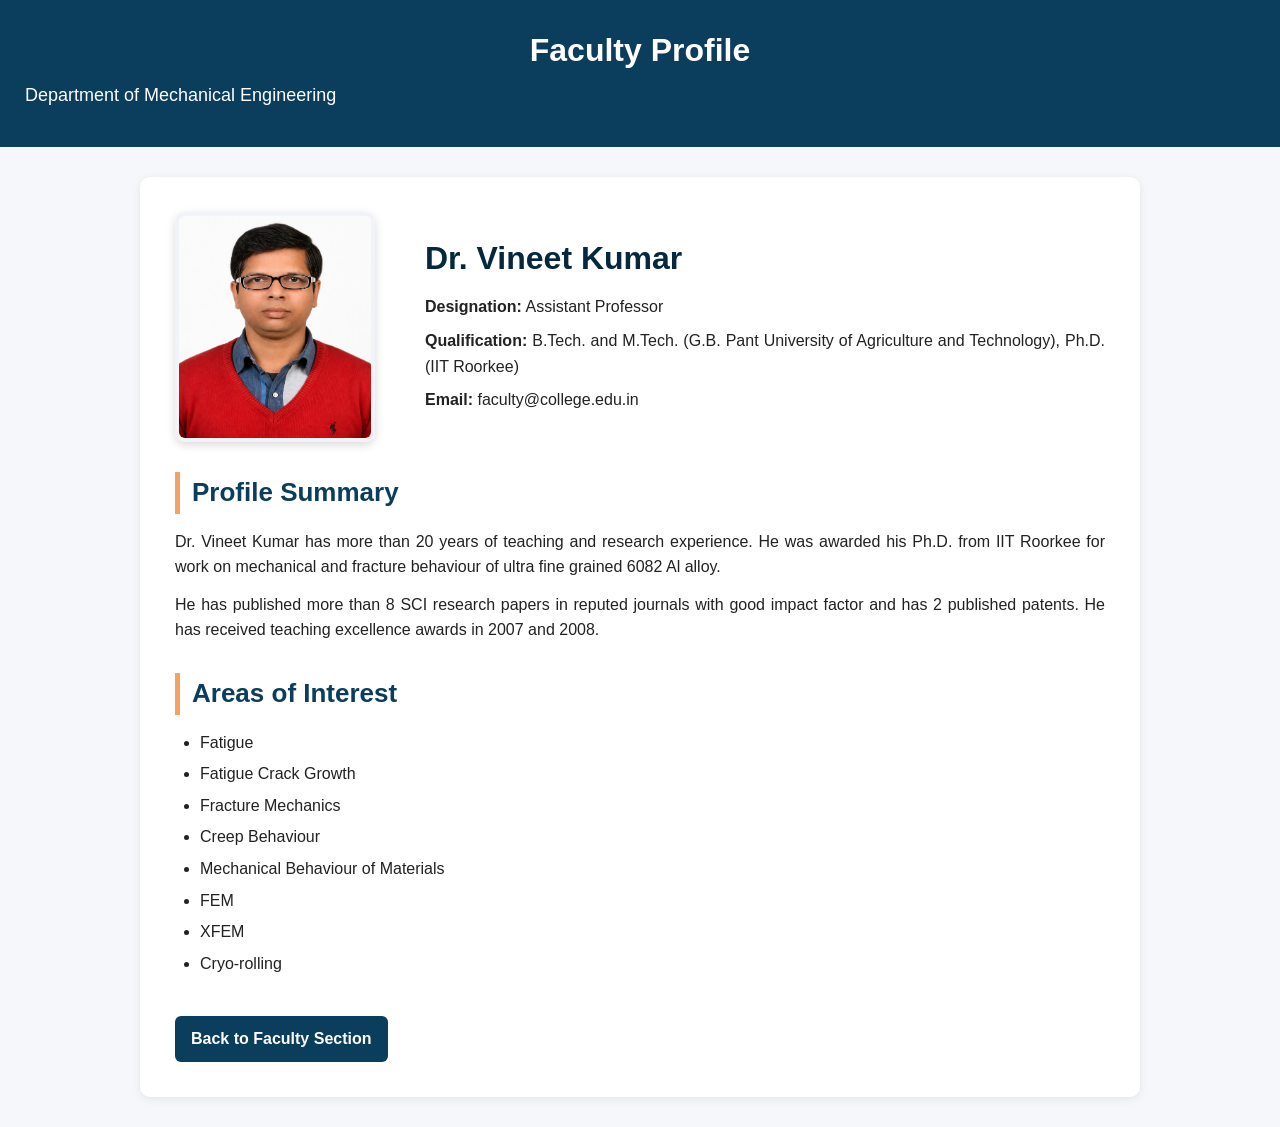
<file: faculty_profile/vineet.html>
<!DOCTYPE html>
<html lang="en">
<head>
  <meta charset="UTF-8" />
  <meta name="viewport" content="width=device-width, initial-scale=1.0" />
  <title>Dr. Vineet Kumar - Faculty Profile</title>
  <style>
    * {
      margin: 0;
      padding: 0;
      box-sizing: border-box;
      font-family: Arial, sans-serif;
    }

    body {
      background: #f5f7fa;
      color: #222;
      line-height: 1.6;
    }

    header {
      background: #0b3d5c;
      color: white;
      padding: 25px;
      text-align: center;
    }

    header h1 {
      font-size: 32px;
      margin-bottom: 5px;
    }

    header p {
      font-size: 18px;
    }

    .profile-container {
      max-width: 1000px;
      margin: 30px auto;
      background: white;
      padding: 35px;
      border-radius: 10px;
      box-shadow: 0 2px 10px rgba(0,0,0,0.08);
    }

    .profile-top {
      display: grid;
      grid-template-columns: 220px 1fr;
      gap: 30px;
      align-items: center;
      margin-bottom: 30px;
    }

    .profile-top img {
      width: 200px;
      height: 230px;
      object-fit: cover;
      border-radius: 10px;
      border: 4px solid #f0f4f8;
      box-shadow: 0 3px 10px rgba(0,0,0,0.15);
    }

    .profile-top h1 {
      color: #06283d;
      margin-bottom: 10px;
    }

    .profile-top p {
      margin-bottom: 8px;
    }

    h2 {
      color: #0b3d5c;
      border-left: 5px solid #f4a261;
      padding-left: 12px;
      margin-top: 30px;
      margin-bottom: 15px;
      font-size: 26px;
    }

    p {
      text-align: justify;
      margin-bottom: 12px;
    }

    ul {
      margin-left: 25px;
      margin-bottom: 15px;
    }

    li {
      margin-bottom: 6px;
    }

    .back-link {
      display: inline-block;
      margin-top: 25px;
      padding: 10px 16px;
      background: #0b3d5c;
      color: white;
      text-decoration: none;
      border-radius: 6px;
      font-weight: bold;
    }

    .back-link:hover {
      background: #f4a261;
      color: #06283d;
    }

    @media (max-width: 700px) {
      .profile-top {
        grid-template-columns: 1fr;
        text-align: center;
      }

      p {
        text-align: left;
      }
    }
  </style>
</head>

<body>

  <header>
    <h1>Faculty Profile</h1>
    <p>Department of Mechanical Engineering</p>
  </header>

  <div class="profile-container">

    <div class="profile-top">
      <img src="../faculty_pics/vineet.png" alt="Dr. Vineet Kumar">

      <div>
        <h1>Dr. Vineet Kumar</h1>
        <p><strong>Designation:</strong> Assistant Professor</p>
        <p><strong>Qualification:</strong> B.Tech. and M.Tech. (G.B. Pant University of Agriculture and Technology), Ph.D. (IIT Roorkee)</p>
        <p><strong>Email:</strong> faculty@college.edu.in</p>
      </div>
    </div>

    <h2>Profile Summary</h2>
    <p>
      Dr. Vineet Kumar has more than 20 years of teaching and research experience. He was awarded his Ph.D. from IIT Roorkee for work on mechanical and fracture behaviour of ultra fine grained 6082 Al alloy.
    </p>
    <p>
      He has published more than 8 SCI research papers in reputed journals with good impact factor and has 2 published patents. He has received teaching excellence awards in 2007 and 2008.
    </p>

    <h2>Areas of Interest</h2>
    <ul>
      <li>Fatigue</li>
      <li>Fatigue Crack Growth</li>
      <li>Fracture Mechanics</li>
      <li>Creep Behaviour</li>
      <li>Mechanical Behaviour of Materials</li>
      <li>FEM</li>
      <li>XFEM</li>
      <li>Cryo-rolling</li>
    </ul>

    <a href="../index.html#faculty" class="back-link">Back to Faculty Section</a>

  </div>

</body>
</html>
</file>
<file: style.css>
* {
  margin: 0;
  padding: 0;
  box-sizing: border-box;
  font-family: Arial, Helvetica, sans-serif;
}

html {
  scroll-behavior: smooth;
}

body {
  line-height: 1.6;
  color: #222;
  background: #eef3f8;
}

header {
  background: linear-gradient(135deg, #06283d, #0b3d5c);
  color: white;
  padding: 28px 40px;
  text-align: center;
  box-shadow: 0 4px 15px rgba(0,0,0,0.25);
}

header h1 {
  font-size: 36px;
  letter-spacing: 0.5px;
  margin-bottom: 8px;
  text-transform: uppercase;
}

header p {
  font-size: 18px;
  opacity: 0.95;
}

header p:last-child {
  font-size: 15px;
  margin-top: 4px;
  color: #d9ecff;
}

nav {
  background: #041c2c;
  padding: 14px 8%;
  text-align: center;
  position: sticky;
  top: 0;
  z-index: 1000;
  box-shadow: 0 3px 10px rgba(0,0,0,0.25);
}

nav a {
  color: white;
  text-decoration: none;
  margin: 0 10px;
  font-weight: bold;
  font-size: 15px;
  padding: 8px 10px;
  border-radius: 6px;
  transition: all 0.3s ease;
  display: inline-block;
}

nav a:hover {
  background: #f4a261;
  color: #06283d;
}

nav a.highlight-link {
  background: #f4a261;
  color: #06283d;
  box-shadow: 0 0 10px rgba(244, 162, 97, 0.65);
}

nav a.apply-now-link {
  background: #ffcc00;
  color: #041c2c;
  font-weight: 900;
  font-size: 16px;
  padding: 9px 18px;
  border-radius: 25px;
  text-transform: uppercase;
  letter-spacing: 0.5px;
  box-shadow: 0 0 14px rgba(255, 204, 0, 0.75);
}

nav a.apply-now-link:hover {
  background: #ffffff;
  color: #0b3d5c;
  transform: translateY(-2px);
  box-shadow: 0 0 18px rgba(255,255,255,0.8);
}


/* ================= MOVING PLACEMENT HIGHLIGHT BOXES ================= */

.hero-moving-stats {
  width: 100%;
  background: #ffffff;
  padding: 14px 20px 12px;
  overflow: hidden;
  display: flex;
  justify-content: center;
  align-items: center;
  border-bottom: 1px solid #dbe5ee;
}

.hero-stat-track {
  display: flex;
  align-items: center;
  justify-content: center;
  gap: 18px;
  animation: heroStatsShortMove 4.5s ease-in-out infinite alternate;
  max-width: 720px;
}

.hero-moving-stat-box {
  width: 190px;
  min-height: 70px;
  background: #ffeb00;
  color: #d00000;
  padding: 9px 14px;
  border-radius: 14px;
  text-align: center;
  border: 3px solid #ffffff;
  box-shadow: 0 5px 15px rgba(0,0,0,0.22);
  display: flex;
  flex-direction: column;
  justify-content: center;
  flex-shrink: 0;
}

.hero-moving-stat-box h3 {
  font-size: 28px;
  line-height: 1;
  margin-bottom: 5px;
  color: #d00000;
  font-weight: 900;
}

.hero-moving-stat-box p {
  font-size: 15px;
  line-height: 1.12;
  color: #d00000;
  font-weight: 900;
}

@keyframes heroStatsShortMove {
  0% {
    transform: translateX(-28px);
  }

  100% {
    transform: translateX(28px);
  }
}

/* ================= HERO RIGHT-TO-LEFT MOVING BACKGROUND ================= */

.hero {
  position: relative;
  overflow: hidden;
  color: white;
  text-align: center;
  padding: 120px 20px;
  min-height: 430px;
  display: flex;
  align-items: center;
  justify-content: center;
  background: #000;
}

.hero-slider {
  position: absolute;
  inset: 0;
  z-index: 0;
  display: flex;
  width: 700%;
  height: 100%;
  animation: moveRightToLeft 60s linear infinite;
}

.hero-slider img {
  width: calc(100% / 7);
  height: 100%;
  object-fit: contain;
  flex-shrink: 0;
}

.hero::after {
  content: "";
  position: absolute;
  inset: 0;
  background: rgba(0, 0, 0, 0.05);
  z-index: 1;
}

.hero-content {
  position: relative;
  z-index: 2;
  max-width: 900px;
  padding: 25px;
}

.hero h2 {
  font-size: 48px;
  margin-bottom: 18px;
  text-shadow: 2px 2px 8px rgba(0,0,0,0.65);
}

.hero p {
  font-size: 21px;
  max-width: 850px;
  margin: auto;
  color: #f1f7ff;
  text-shadow: 1px 1px 5px rgba(0,0,0,0.55);
}

@keyframes moveRightToLeft {
  0% {
    transform: translateX(0);
  }

  100% {
    transform: translateX(-75%);
  }
}

/* ================= COMMON SECTION STYLE ================= */

section {
  padding: 55px 8%;
  background: white;
  margin: 28px auto;
  max-width: 1250px;
  border-radius: 16px;
  box-shadow: 0 8px 25px rgba(0,0,0,0.08);
  scroll-margin-top: 90px;
}

section h2 {
  color: #0b3d5c;
  margin-bottom: 24px;
  font-size: 31px;
  border-left: 6px solid #f4a261;
  padding-left: 14px;
  line-height: 1.2;
}

section p {
  color: #333;
}

.cards {
  display: grid;
  grid-template-columns: repeat(auto-fit, minmax(260px, 1fr));
  gap: 22px;
  margin-top: 25px;
}

.card {
  background: linear-gradient(180deg, #f8fbff, #eef4fa);
  padding: 26px;
  border-radius: 14px;
  border-top: 5px solid #0b3d5c;
  box-shadow: 0 4px 14px rgba(0,0,0,0.08);
  transition: all 0.3s ease;
}

.card:hover {
  transform: translateY(-5px);
  box-shadow: 0 10px 24px rgba(0,0,0,0.13);
}

.card h3 {
  color: #06283d;
  margin-bottom: 10px;
  font-size: 21px;
}

/* ================= DIRECTOR AND HOD SECTION ================= */

.director-box,
.hod-box {
  display: grid;
  grid-template-columns: 270px 1fr;
  gap: 35px;
  align-items: center;
  margin-top: 20px;
}

.director-box img,
.hod-box img {
  width: 250px;
  height: 300px;
  object-fit: cover;
  border-radius: 16px;
  border: 5px solid #ffffff;
  box-shadow: 0 8px 24px rgba(0,0,0,0.22);
}

.bhajneet-hod-photo {
  width: 250px !important;
  height: 300px !important;
  object-fit: contain !important;
  object-position: center center !important;
  background: #ffffff;
  padding: 8px;
  border-radius: 16px;
  border: 5px solid #ffffff;
  box-shadow: 0 8px 24px rgba(0,0,0,0.22);
}

.director-message,
.hod-message {
  background: #f8fbff;
  padding: 28px;
  border-radius: 14px;
  border-left: 5px solid #f4a261;
}

.director-message h3,
.hod-message h3 {
  color: #06283d;
  font-size: 25px;
  margin-bottom: 6px;
}

.designation {
  color: #0b3d5c;
  font-weight: bold;
  margin-bottom: 16px;
}

.director-message p,
.hod-message p {
  margin-bottom: 12px;
  text-align: justify;
}

/* ================= PLACEMENT SECTION ================= */

.placement-intro,
.alumni-intro,
.lab-intro {
  max-width: 900px;
  margin-bottom: 25px;
}

.placement-stats {
  display: grid;
  grid-template-columns: repeat(3, minmax(0, 1fr));
  gap: 18px;
  margin: 25px 0 30px;
}

.placement-stat-box {
  background: linear-gradient(135deg, #0b3d5c, #115d86);
  color: white;
  padding: 22px;
  border-radius: 14px;
  text-align: center;
  box-shadow: 0 6px 18px rgba(0,0,0,0.16);
}

.placement-stat-box h3 {
  font-size: 27px;
  margin-bottom: 4px;
  color: #ffd166;
}

.placement-stat-box p {
  color: white;
  font-size: 14px;
}

/* ================= RECRUITING COMPANIES LOGO SECTION ================= */

.recruiters-section {
  margin: 28px 0 34px;
  padding: 22px 18px;
  background: linear-gradient(180deg, #f8fbff, #eef5fb);
  border-radius: 16px;
  border: 1px solid #d7e3ee;
  box-shadow: 0 5px 16px rgba(0,0,0,0.08);
}

.recruiters-section h3 {
  color: #06283d;
  font-size: 22px;
  text-align: center;
  margin-bottom: 18px;
  font-weight: 800;
}

.recruiter-logo-grid {
  display: grid;
  grid-template-columns: repeat(7, minmax(0, 1fr));
  gap: 12px;
  align-items: center;
}

.recruiter-logo-card {
  height: 68px;
  background: #ffffff;
  border-radius: 12px;
  border: 1px solid #d7e3ee;
  box-shadow: 0 3px 10px rgba(0,0,0,0.07);
  display: flex;
  align-items: center;
  justify-content: center;
  padding: 10px;
  overflow: hidden;
  transition: all 0.3s ease;
}

.recruiter-logo-card:hover {
  transform: translateY(-3px);
  box-shadow: 0 7px 18px rgba(0,0,0,0.13);
}

.recruiter-logo-card img {
  width: auto !important;
  height: auto !important;
  max-width: 105px !important;
  max-height: 42px !important;
  object-fit: contain !important;
  display: block;
}

/* Individual logo corrections */
.recruiter-logo-card img[alt="Blue Star Logo"] {
  max-width: 115px !important;
  max-height: 36px !important;
}

.recruiter-logo-card img[alt="Larsen and Toubro Logo"],
.recruiter-logo-card img[alt="JLL Logo"] {
  max-width: 95px !important;
  max-height: 40px !important;
}

.recruiter-logo-card img[alt="Godrej Logo"] {
  max-width: 100px !important;
  max-height: 40px !important;
}

.recruiter-logo-card img[alt="Bosch Logo"] {
  max-width: 105px !important;
  max-height: 38px !important;
}

/* ================= PLACEMENT CARDS ================= */

.placement-grid {
  display: grid;
  grid-template-columns: repeat(6, minmax(0, 1fr));
  gap: 18px;
  margin-top: 28px;
  width: 100%;
}

.placement-card {
  background: white;
  border-radius: 16px;
  overflow: hidden;
  text-align: center;
  box-shadow: 0 6px 18px rgba(0,0,0,0.11);
  border: 1px solid #e1e8ef;
  transition: all 0.35s ease;
  position: relative;
  width: 100%;
}

.placement-card:hover {
  transform: translateY(-8px);
  box-shadow: 0 12px 30px rgba(0,0,0,0.18);
}

.placement-card img {
  width: 100%;
  height: 185px;
  object-fit: cover;
  display: block;
}

.placement-content {
  padding: 14px 10px 16px;
  background: linear-gradient(180deg, #ffffff, #f5f9fd);
}

.placement-card h3 {
  color: #06283d;
  font-size: 16px;
  margin-bottom: 8px;
  min-height: 40px;
  display: flex;
  align-items: center;
  justify-content: center;
}

.company {
  color: #333;
  font-weight: 600;
  font-size: 14px;
}

.ctc {
  display: inline-block;
  margin-top: 8px;
  background: #0b3d5c;
  color: white;
  padding: 6px 11px;
  border-radius: 20px;
  font-weight: bold;
  font-size: 13px;
}

.top-badge {
  position: absolute;
  top: 10px;
  right: 10px;
  background: #f4a261;
  color: #06283d;
  padding: 5px 9px;
  border-radius: 20px;
  font-size: 12px;
  font-weight: bold;
  box-shadow: 0 2px 8px rgba(0,0,0,0.2);
}

/* ================= ALUMNI SECTION ================= */

.alumni-grid {
  display: grid;
  grid-template-columns: repeat(5, minmax(0, 1fr));
  gap: 22px;
  margin-top: 28px;
  width: 100%;
}

.alumni-card {
  background: white;
  border-radius: 18px;
  overflow: hidden;
  text-align: center;
  box-shadow: 0 6px 18px rgba(0,0,0,0.11);
  border: 1px solid #e1e8ef;
  border-top: 5px solid #0b3d5c;
  transition: all 0.35s ease;
  position: relative;
  width: 100%;
}

.alumni-card:hover {
  transform: translateY(-8px);
  box-shadow: 0 12px 30px rgba(0,0,0,0.18);
}

.alumni-photo-box {
  width: 100%;
  height: 230px;
  background: #f3f6fa;
  display: flex;
  align-items: center;
  justify-content: center;
  padding: 10px;
  border-bottom: 1px solid #e1e8ef;
}

.alumni-photo-box img {
  max-width: 100%;
  max-height: 100%;
  width: auto;
  height: auto;
  object-fit: contain;
  border-radius: 10px;
}

.alumni-content {
  padding: 16px 12px 18px;
  background: linear-gradient(180deg, #ffffff, #f5f9fd);
}

.alumni-card h3 {
  color: #06283d;
  font-size: 17px;
  margin-bottom: 8px;
  min-height: 42px;
  display: flex;
  align-items: center;
  justify-content: center;
}

.alumni-company {
  color: #333;
  font-weight: 600;
  font-size: 14px;
  min-height: 42px;
  display: flex;
  align-items: center;
  justify-content: center;
}

.alumni-rank {
  position: absolute;
  top: 10px;
  left: 10px;
  background: #f4a261;
  color: #06283d;
  padding: 5px 9px;
  border-radius: 20px;
  font-size: 12px;
  font-weight: bold;
  box-shadow: 0 2px 8px rgba(0,0,0,0.2);
  z-index: 2;
}

/* ================= FACULTY SECTION ================= */

#faculty {
  max-width: 1380px;
  padding-left: 4%;
  padding-right: 4%;
}

.faculty-grid {
  display: grid;
  grid-template-columns: repeat(4, minmax(0, 1fr));
  gap: 18px;
  margin-top: 24px;
  width: 100%;
  align-items: stretch;
}

.faculty-card {
  background: linear-gradient(180deg, #ffffff, #f7fbff);
  padding: 15px 8px;
  border-radius: 14px;
  text-align: center;
  box-shadow: 0 6px 16px rgba(0,0,0,0.10);
  border: 1px solid #d7e3ee;
  border-top: 5px solid #f4a261;
  transition: all 0.3s ease;
  width: 100%;
  overflow: visible;
}

.faculty-card:hover {
  transform: translateY(-5px);
  box-shadow: 0 12px 26px rgba(0,0,0,0.16);
}

.faculty-photo-wrap {
  position: relative;
  display: inline-block;
  margin-bottom: 10px;
}

.faculty-card img {
  width: 138px;
  height: 150px;
  object-fit: cover;
  border-radius: 12px;
  margin-bottom: 0;
  border: 4px solid #ffffff;
  box-shadow: 0 5px 14px rgba(0,0,0,0.22);
  transition: transform 0.3s ease, box-shadow 0.3s ease;
}

.faculty-card:hover img {
  transform: scale(1.03);
  box-shadow: 0 8px 20px rgba(0,0,0,0.28);
}

.faculty-zoom-out {
  width: 138px !important;
  height: 168px !important;
  object-fit: contain !important;
  object-position: center center !important;
  background: #ffffff;
  padding: 4px;
}

.profile-round-button {
  position: absolute;
  right: -38px;
  top: 50%;
  transform: translateY(-50%);
  width: 58px;
  height: 58px;
  background: #0b3d5c;
  color: #ffffff;
  border-radius: 50%;
  border: 3px solid #ffffff;
  display: flex;
  align-items: center;
  justify-content: center;
  font-size: 9.5px;
  font-weight: 900;
  line-height: 1.05;
  text-align: center;
  text-decoration: none;
  box-shadow: 0 4px 12px rgba(0,0,0,0.28);
  z-index: 10;
  transition: all 0.3s ease;
}

.profile-round-button:hover {
  background: #f4a261;
  color: #06283d;
  transform: translateY(-50%) scale(1.08);
}

.view-profile-link {
  display: inline-block;
  margin: 2px 0 10px;
  padding: 6px 14px;
  background: #0b3d5c;
  color: #ffffff;
  font-size: 12.5px;
  font-weight: 700;
  text-decoration: none;
  border-radius: 20px;
  box-shadow: 0 3px 8px rgba(0,0,0,0.16);
  transition: all 0.3s ease;
}

.view-profile-link:hover {
  background: #f4a261;
  color: #06283d;
  transform: translateY(-2px);
}

.faculty-card h3 {
  color: #06283d;
  font-size: 19px;
  margin-bottom: 9px;
  line-height: 1.22;
}

.faculty-card p {
  font-size: 13.5px;
  line-height: 1.35;
  margin-bottom: 7px;
}

.faculty-card p strong {
  color: #0b3d5c;
  font-weight: 800;
}

.faculty-card p:nth-of-type(1),
.faculty-card p:nth-of-type(2),
.faculty-card p:nth-of-type(3),
.faculty-card p:nth-of-type(4) {
  background: #eef5fb;
  padding: 6px 6px;
  border-radius: 7px;
  text-align: left;
}

.faculty-card p:last-child {
  font-size: 12px;
  line-height: 1.25;
  white-space: nowrap;
  overflow: hidden;
  text-overflow: clip;
  letter-spacing: -0.2px;
}

/* ================= LAB SECTION ================= */

.lab-feature-grid {
  display: grid;
  grid-template-columns: repeat(4, minmax(0, 1fr));
  gap: 22px;
  margin-top: 28px;
  width: 100%;
}

.lab-card {
  background: white;
  border-radius: 16px;
  overflow: hidden;
  box-shadow: 0 6px 18px rgba(0,0,0,0.11);
  border: 1px solid #e1e8ef;
  border-top: 5px solid #0b3d5c;
  transition: all 0.3s ease;
  width: 100%;
}

.lab-card:hover {
  transform: translateY(-6px);
  box-shadow: 0 12px 28px rgba(0,0,0,0.15);
}

.lab-photo-box {
  width: 100%;
  height: 220px;
  background: #f3f6fa;
  display: flex;
  align-items: center;
  justify-content: center;
  padding: 8px;
  border-bottom: 1px solid #e1e8ef;
}

.lab-photo-box img {
  width: 100%;
  height: 100%;
  object-fit: cover;
  border-radius: 10px;
  display: block;
}

.lab-content {
  padding: 20px;
}

.lab-content h3 {
  color: #06283d;
  font-size: 21px;
  margin-bottom: 10px;
}

.lab-content p {
  font-size: 15px;
  line-height: 1.55;
  color: #333;
}

.lab-list-title {
  margin-top: 28px;
  color: #06283d;
  font-size: 22px;
  border-left: 5px solid #f4a261;
  padding-left: 12px;
}

.lab-list-grid {
  display: grid;
  grid-template-columns: repeat(5, 1fr);
  gap: 10px;
  margin-top: 18px;
}

.lab-list-item {
  background: #eef5fb;
  padding: 9px 10px;
  border-radius: 10px;
  border-left: 4px solid #0b3d5c;
  box-shadow: 0 3px 8px rgba(0,0,0,0.07);
  font-size: 13px;
  font-weight: 700;
  color: #06283d;
  transition: all 0.3s ease;
  min-height: 48px;
  display: flex;
  align-items: center;
  justify-content: center;
  text-align: center;
  line-height: 1.25;
}

.lab-list-item:hover {
  transform: translateY(-2px);
  background: #fff7ef;
  border-left-color: #f4a261;
  box-shadow: 0 5px 12px rgba(0,0,0,0.10);
}

/* ================= EVENTS SECTION ================= */

ul {
  margin-left: 24px;
  margin-top: 10px;
}

ul li {
  margin-bottom: 8px;
}

/* ================= CONTACT SECTION WITH GOOGLE MAP ================= */

#contact {
  max-width: 1250px;
}

.contact-container {
  display: grid;
  grid-template-columns: 1fr 1.2fr;
  gap: 32px;
  align-items: stretch;
  margin-top: 25px;
}

.contact-info {
  background: linear-gradient(180deg, #ffffff, #f7fbff);
  padding: 30px;
  border-radius: 16px;
  border-left: 5px solid #f4a261;
  box-shadow: 0 6px 18px rgba(0,0,0,0.10);
}

.contact-info p {
  font-size: 17px;
  color: #333;
  margin-bottom: 13px;
  line-height: 1.6;
}

.contact-info p strong {
  color: #0b3d5c;
}

.map-box {
  background: #ffffff;
  padding: 10px;
  border-radius: 16px;
  box-shadow: 0 6px 18px rgba(0,0,0,0.12);
  border: 1px solid #e1e8ef;
  min-height: 340px;
}

.map-box iframe {
  width: 100%;
  height: 100%;
  min-height: 320px;
  border-radius: 12px;
  display: block;
}

/* ================= FOOTER ================= */

footer {
  background: #041c2c;
  color: white;
  text-align: center;
  padding: 28px;
  margin-top: 35px;
}

footer p {
  font-size: 14px;
  color: #e6eef6;
}

/* ================= RESPONSIVE DESIGN ================= */

@media (max-width: 1200px) {
  .faculty-grid {
    grid-template-columns: repeat(4, minmax(0, 1fr));
    gap: 16px;
  }

  .placement-grid {
    grid-template-columns: repeat(4, minmax(0, 1fr));
  }

  .alumni-grid {
    grid-template-columns: repeat(4, minmax(0, 1fr));
  }

  .lab-feature-grid {
    grid-template-columns: repeat(3, minmax(0, 1fr));
  }

  .lab-list-grid {
    grid-template-columns: repeat(5, 1fr);
  }

  .placement-card img {
    height: 200px;
  }

  .alumni-photo-box {
    height: 230px;
  }

  .lab-photo-box {
    height: 210px;
  }
}

@media (max-width: 1000px) {
  .faculty-grid {
    grid-template-columns: repeat(2, minmax(0, 1fr));
    gap: 18px;
  }

  .director-box,
  .hod-box {
    grid-template-columns: 1fr;
    text-align: center;
  }

  .director-box img,
  .hod-box img {
    margin: auto;
  }

  .director-message p,
  .hod-message p {
    text-align: left;
  }

  .placement-grid,
  .alumni-grid {
    grid-template-columns: repeat(3, minmax(0, 1fr));
  }

  .recruiter-logo-grid {
    grid-template-columns: repeat(4, minmax(0, 1fr));
  }

  .lab-feature-grid {
    grid-template-columns: repeat(2, minmax(0, 1fr));
  }

  .lab-list-grid {
    grid-template-columns: repeat(3, 1fr);
  }

  .contact-container {
    grid-template-columns: 1fr;
  }

  .map-box iframe {
    min-height: 320px;
  }
}

@media (max-width: 768px) {
  header h1 {
    font-size: 25px;
  }

  header p {
    font-size: 15px;
  }

  nav a {
    margin: 5px;
    font-size: 14px;
  }

  nav a.apply-now-link {
    font-size: 14px;
    padding: 8px 14px;
  }

  .hero {
    padding: 80px 18px;
    min-height: 360px;
  }

  .hero h2 {
    font-size: 32px;
  }

  .hero p {
    font-size: 17px;
  }

  section {
    padding: 38px 6%;
    margin: 20px 12px;
  }

  section h2 {
    font-size: 25px;
  }

  .placement-stats {
    grid-template-columns: repeat(2, minmax(0, 1fr));
  }

  .placement-grid,
  .alumni-grid {
    grid-template-columns: repeat(2, minmax(0, 1fr));
  }

  .placement-card img {
    height: 220px;
  }

  .alumni-photo-box {
    height: 250px;
  }

  .lab-list-grid {
    grid-template-columns: repeat(2, 1fr);
  }

  .contact-info {
    padding: 24px;
  }

  .contact-info p {
    font-size: 15.5px;
  }

  .map-box iframe {
    min-height: 290px;
  }
}

@media (max-width: 600px) {
  .faculty-grid,
  .placement-grid,
  .alumni-grid,
  .placement-stats,
  .lab-feature-grid,
  .lab-list-grid {
    grid-template-columns: 1fr;
  }

  .recruiter-logo-grid {
    grid-template-columns: repeat(2, minmax(0, 1fr));
    gap: 10px;
  }

  .recruiter-logo-card {
    height: 64px;
  }

  .recruiter-logo-card img {
    max-width: 95px !important;
    max-height: 38px !important;
  }

  .profile-round-button {
    right: -30px;
    width: 52px;
    height: 52px;
    font-size: 8.8px;
  }

  .placement-card img {
    height: 260px;
  }

  .alumni-photo-box {
    height: 280px;
  }

  .lab-photo-box {
    height: 270px;
  }

  .faculty-card h3 {
    font-size: 20px;
  }

  .faculty-card p {
    font-size: 13.5px;
  }

  .faculty-card p:last-child {
    font-size: 12.5px;
    white-space: normal;
  }

  .contact-container {
    gap: 22px;
  }

  .map-box {
    min-height: 280px;
  }
}


@media (max-width: 768px) {
  .hero-moving-stats {
    padding: 10px 10px;
  }

  .hero-stat-track {
    gap: 8px;
    max-width: 100%;
    animation: heroStatsShortMoveMobile 4.5s ease-in-out infinite alternate;
  }

  .hero-moving-stat-box {
    width: 30vw;
    min-height: 60px;
    padding: 7px 5px;
    border-radius: 10px;
  }

  .hero-moving-stat-box h3 {
    font-size: 22px;
    margin-bottom: 4px;
  }

  .hero-moving-stat-box p {
    font-size: 11px;
  }
}

@keyframes heroStatsShortMoveMobile {
  0% {
    transform: translateX(-10px);
  }

  100% {
    transform: translateX(10px);
  }
}
</file>
